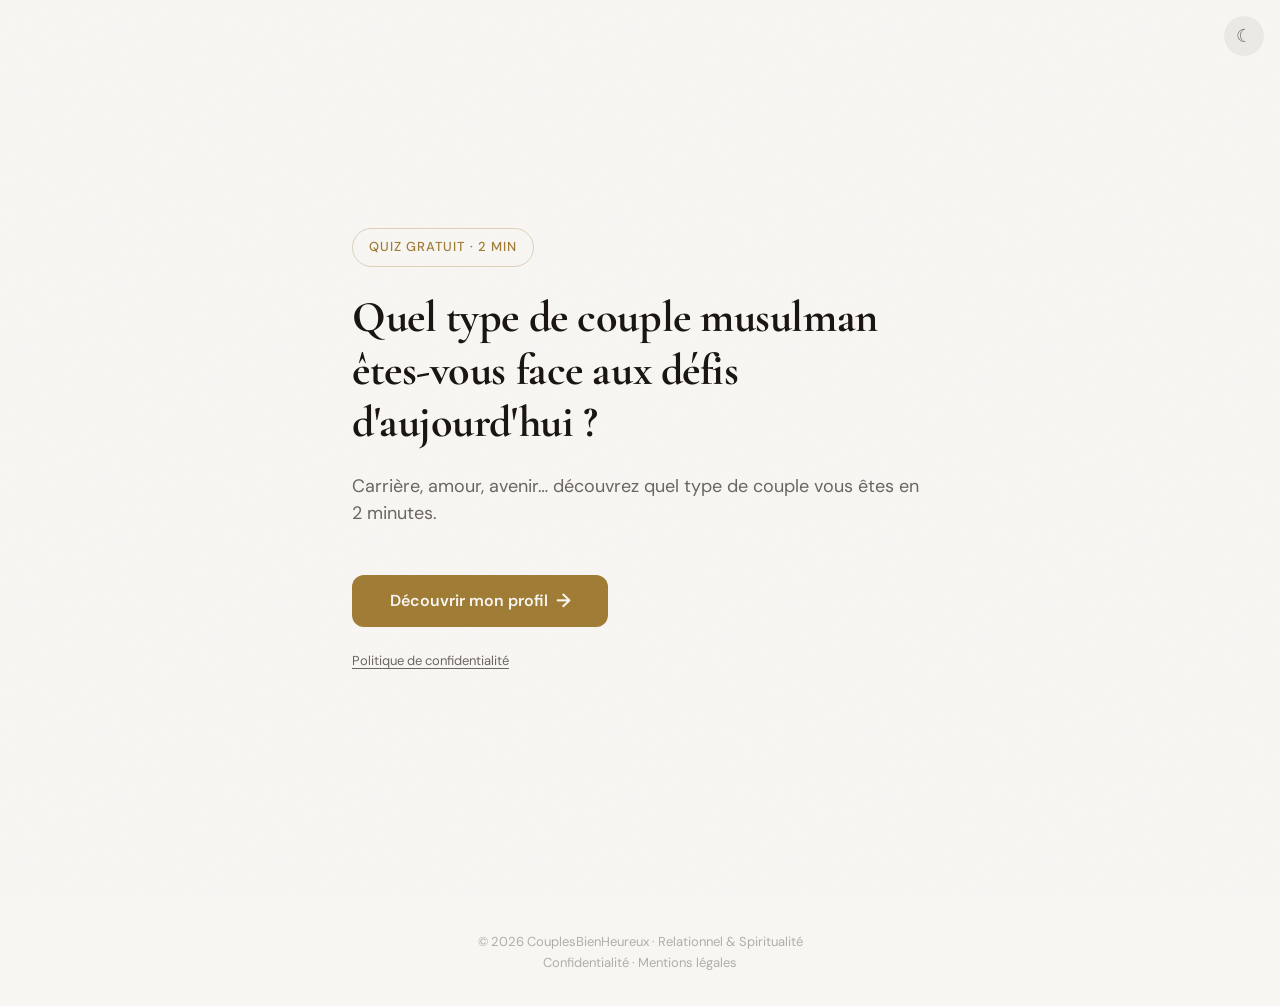
<file: index.html>
<!DOCTYPE html>
<html lang="fr">
<head>
  <meta charset="UTF-8">
  <meta name="viewport" content="width=device-width, initial-scale=1.0">
  <title>Quel type de couple musulman êtes-vous ? | CouplesBienHeureux</title>
  <meta name="description" content="Carrière, amour, avenir… découvrez quel type de couple vous êtes en 2 minutes. Quiz gratuit pour couples musulmans.">

  <!-- Open Graph -->
  <meta property="og:title" content="Quel type de couple musulman êtes-vous ?">
  <meta property="og:description" content="Carrière, amour, avenir… découvrez quel type de couple vous êtes en 2 minutes.">
  <meta property="og:type" content="website">
  <meta property="og:locale" content="fr_FR">
  <meta property="og:site_name" content="CouplesBienHeureux">

  <!-- Fonts: critical (cover + quiz) -->
  <link rel="preconnect" href="https://fonts.googleapis.com">
  <link rel="preconnect" href="https://fonts.gstatic.com" crossorigin>
  <link href="https://fonts.googleapis.com/css2?family=Cormorant+Garamond:ital,wght@0,400;0,600;0,700;1,400&family=DM+Sans:wght@400;500;700&display=swap" rel="stylesheet">
  <!-- Fonts: result profiles — deferred via JS in animations.js -->

  <link rel="stylesheet" href="css/style.css">

  <noscript>
    <style>
      .screen { display: block !important; position: relative !important; }
      .screen--cover, .screen--form { display: flex !important; }
      .screen--question, .screen--result { display: none !important; }
      .noscript-banner { display: block !important; }
    </style>
  </noscript>
</head>
<body>

  <!-- Theme Toggle -->
  <button class="theme-toggle" id="theme-toggle" type="button" aria-label="Changer le thème">
    <span class="theme-toggle__sun" aria-hidden="true">&#9788;</span>
    <span class="theme-toggle__moon" aria-hidden="true">&#9790;</span>
  </button>

  <!-- ============================================
       COVER
       ============================================ -->
  <section id="cover" class="screen screen--cover active" aria-label="Page d'accueil du quiz">
    <div class="screen__inner">
      <span class="badge fade-child">Quiz Gratuit · 2 min</span>
      <h1 class="cover__title fade-child">Quel type de couple musulman êtes-vous face aux défis d'aujourd'hui&nbsp;?</h1>
      <p class="cover__subtitle fade-child">Carrière, amour, avenir… découvrez quel type de couple vous êtes en 2&nbsp;minutes.</p>
      <button id="btn-start" class="btn btn--primary fade-child" type="button">
        Découvrir mon profil <span class="btn__arrow" aria-hidden="true">→</span>
      </button>
      <p class="cover__privacy fade-child">
        <a href="privacy.html">Politique de confidentialité</a>
      </p>
    </div>
  </section>

  <!-- ============================================
       QUESTION 1
       ============================================ -->
  <section id="q1" class="screen screen--question" data-question="1" aria-label="Question 1 sur 7">
    <div class="screen__inner">
      <div class="question__nav">
        <button class="btn--back" type="button" data-back="0" aria-label="Retour">
          <span aria-hidden="true">&larr;</span>
        </button>
        <div class="progress" role="progressbar" aria-valuenow="1" aria-valuemin="1" aria-valuemax="7">
          <div class="progress__bar"><div class="progress__fill"></div></div>
          <span class="progress__label">1 / 7</span>
        </div>
      </div>
      <h2 class="question__text fade-child">Dans votre couple, les discussions sur la carrière prennent souvent le dessus sur les moments de couple&nbsp;?</h2>
      <div class="choices fade-child">
        <button class="choice" type="button" data-value="A">
          <span class="choice__letter" aria-hidden="true">A</span>
          <span class="choice__text">Oui, c'est notre réalité quotidienne</span>
        </button>
        <button class="choice" type="button" data-value="B">
          <span class="choice__letter" aria-hidden="true">B</span>
          <span class="choice__text">On essaie d'équilibrer mais c'est dur</span>
        </button>
        <button class="choice" type="button" data-value="C">
          <span class="choice__letter" aria-hidden="true">C</span>
          <span class="choice__text">On en parle mais ça ne nous angoisse pas</span>
        </button>
        <button class="choice" type="button" data-value="D">
          <span class="choice__letter" aria-hidden="true">D</span>
          <span class="choice__text">Non, la famille passe avant tout</span>
        </button>
      </div>
    </div>
  </section>

  <!-- ============================================
       QUESTION 2
       ============================================ -->
  <section id="q2" class="screen screen--question" data-question="2" aria-label="Question 2 sur 7">
    <div class="screen__inner">
      <div class="question__nav">
        <button class="btn--back" type="button" data-back="1" aria-label="Retour à la question précédente">
          <span aria-hidden="true">&larr;</span>
        </button>
        <div class="progress" role="progressbar" aria-valuenow="2" aria-valuemin="1" aria-valuemax="7">
          <div class="progress__bar"><div class="progress__fill"></div></div>
          <span class="progress__label">2 / 7</span>
        </div>
      </div>
      <h2 class="question__text fade-child">Quand vous imaginez votre couple idéal, vous pensez plutôt à…</h2>
      <div class="choices fade-child">
        <button class="choice" type="button" data-value="A">
          <span class="choice__letter" aria-hidden="true">A</span>
          <span class="choice__text">Une équipe de co-fondateurs qui avancent ensemble</span>
        </button>
        <button class="choice" type="button" data-value="B">
          <span class="choice__letter" aria-hidden="true">B</span>
          <span class="choice__text">Une histoire d'amour digne d'une série</span>
        </button>
        <button class="choice" type="button" data-value="C">
          <span class="choice__letter" aria-hidden="true">C</span>
          <span class="choice__text">Un foyer stable et serein</span>
        </button>
        <button class="choice" type="button" data-value="D">
          <span class="choice__letter" aria-hidden="true">D</span>
          <span class="choice__text">Une famille enracinée dans la foi</span>
        </button>
      </div>
    </div>
  </section>

  <!-- ============================================
       QUESTION 3
       ============================================ -->
  <section id="q3" class="screen screen--question" data-question="3" aria-label="Question 3 sur 7">
    <div class="screen__inner">
      <div class="question__nav">
        <button class="btn--back" type="button" data-back="2" aria-label="Retour à la question précédente">
          <span aria-hidden="true">&larr;</span>
        </button>
        <div class="progress" role="progressbar" aria-valuenow="3" aria-valuemin="1" aria-valuemax="7">
          <div class="progress__bar"><div class="progress__fill"></div></div>
          <span class="progress__label">3 / 7</span>
        </div>
      </div>
      <h2 class="question__text fade-child">La question des enfants dans votre couple c'est…</h2>
      <div class="choices fade-child">
        <button class="choice" type="button" data-value="A">
          <span class="choice__letter" aria-hidden="true">A</span>
          <span class="choice__text">On verra quand les carrières seront stabilisées</span>
        </button>
        <button class="choice" type="button" data-value="B">
          <span class="choice__letter" aria-hidden="true">B</span>
          <span class="choice__text">On en veut mais on a peur de perdre notre complicité</span>
        </button>
        <button class="choice" type="button" data-value="C">
          <span class="choice__letter" aria-hidden="true">C</span>
          <span class="choice__text">On hésite à cause de l'incertitude économique</span>
        </button>
        <button class="choice" type="button" data-value="D">
          <span class="choice__letter" aria-hidden="true">D</span>
          <span class="choice__text">C'est une priorité, c'est pour ça qu'on se marie</span>
        </button>
      </div>
    </div>
  </section>

  <!-- ============================================
       QUESTION 4
       ============================================ -->
  <section id="q4" class="screen screen--question" data-question="4" aria-label="Question 4 sur 7">
    <div class="screen__inner">
      <div class="question__nav">
        <button class="btn--back" type="button" data-back="3" aria-label="Retour à la question précédente">
          <span aria-hidden="true">&larr;</span>
        </button>
        <div class="progress" role="progressbar" aria-valuenow="4" aria-valuemin="1" aria-valuemax="7">
          <div class="progress__bar"><div class="progress__fill"></div></div>
          <span class="progress__label">4 / 7</span>
        </div>
      </div>
      <h2 class="question__text fade-child">Face à un désaccord dans le couple, vous avez tendance à…</h2>
      <div class="choices fade-child">
        <button class="choice" type="button" data-value="A">
          <span class="choice__letter" aria-hidden="true">A</span>
          <span class="choice__text">Débattre logiquement jusqu'à trouver une solution</span>
        </button>
        <button class="choice" type="button" data-value="B">
          <span class="choice__letter" aria-hidden="true">B</span>
          <span class="choice__text">Chercher la réconciliation émotionnelle avant tout</span>
        </button>
        <button class="choice" type="button" data-value="C">
          <span class="choice__letter" aria-hidden="true">C</span>
          <span class="choice__text">Éviter le conflit et laisser passer</span>
        </button>
        <button class="choice" type="button" data-value="D">
          <span class="choice__letter" aria-hidden="true">D</span>
          <span class="choice__text">Revenir aux principes islamiques pour trancher</span>
        </button>
      </div>
    </div>
  </section>

  <!-- ============================================
       QUESTION 5
       ============================================ -->
  <section id="q5" class="screen screen--question" data-question="5" aria-label="Question 5 sur 7">
    <div class="screen__inner">
      <div class="question__nav">
        <button class="btn--back" type="button" data-back="4" aria-label="Retour à la question précédente">
          <span aria-hidden="true">&larr;</span>
        </button>
        <div class="progress" role="progressbar" aria-valuenow="5" aria-valuemin="1" aria-valuemax="7">
          <div class="progress__bar"><div class="progress__fill"></div></div>
          <span class="progress__label">5 / 7</span>
        </div>
      </div>
      <h2 class="question__text fade-child">L'avenir économique vous inquiète…</h2>
      <div class="choices fade-child">
        <button class="choice" type="button" data-value="A">
          <span class="choice__letter" aria-hidden="true">A</span>
          <span class="choice__text">Un peu, mais on a nos plans de carrière</span>
        </button>
        <button class="choice" type="button" data-value="B">
          <span class="choice__letter" aria-hidden="true">B</span>
          <span class="choice__text">Oui, ça freine nos projets romantiques</span>
        </button>
        <button class="choice" type="button" data-value="C">
          <span class="choice__letter" aria-hidden="true">C</span>
          <span class="choice__text">Beaucoup, c'est notre frein numéro 1</span>
        </button>
        <button class="choice" type="button" data-value="D">
          <span class="choice__letter" aria-hidden="true">D</span>
          <span class="choice__text">On fait confiance à Allah et on avance</span>
        </button>
      </div>
    </div>
  </section>

  <!-- ============================================
       QUESTION 6
       ============================================ -->
  <section id="q6" class="screen screen--question" data-question="6" aria-label="Question 6 sur 7">
    <div class="screen__inner">
      <div class="question__nav">
        <button class="btn--back" type="button" data-back="5" aria-label="Retour à la question précédente">
          <span aria-hidden="true">&larr;</span>
        </button>
        <div class="progress" role="progressbar" aria-valuenow="6" aria-valuemin="1" aria-valuemax="7">
          <div class="progress__bar"><div class="progress__fill"></div></div>
          <span class="progress__label">6 / 7</span>
        </div>
      </div>
      <h2 class="question__text fade-child">Ce qui manque le plus dans votre couple en ce moment…</h2>
      <div class="choices fade-child">
        <button class="choice" type="button" data-value="A">
          <span class="choice__letter" aria-hidden="true">A</span>
          <span class="choice__text">Du temps de qualité ensemble malgré les agendas</span>
        </button>
        <button class="choice" type="button" data-value="B">
          <span class="choice__letter" aria-hidden="true">B</span>
          <span class="choice__text">Plus de romantisme et de spontanéité</span>
        </button>
        <button class="choice" type="button" data-value="C">
          <span class="choice__letter" aria-hidden="true">C</span>
          <span class="choice__text">Plus de sécurité financière pour avancer</span>
        </button>
        <button class="choice" type="button" data-value="D">
          <span class="choice__letter" aria-hidden="true">D</span>
          <span class="choice__text">Un ancrage spirituel plus fort ensemble</span>
        </button>
      </div>
    </div>
  </section>

  <!-- ============================================
       QUESTION 7
       ============================================ -->
  <section id="q7" class="screen screen--question" data-question="7" aria-label="Question 7 sur 7">
    <div class="screen__inner">
      <div class="question__nav">
        <button class="btn--back" type="button" data-back="6" aria-label="Retour à la question précédente">
          <span aria-hidden="true">&larr;</span>
        </button>
        <div class="progress" role="progressbar" aria-valuenow="7" aria-valuemin="1" aria-valuemax="7">
          <div class="progress__bar"><div class="progress__fill"></div></div>
          <span class="progress__label">7 / 7</span>
        </div>
      </div>
      <h2 class="question__text fade-child">Si vous pouviez changer une seule chose dans votre couple…</h2>
      <div class="choices fade-child">
        <button class="choice" type="button" data-value="A">
          <span class="choice__letter" aria-hidden="true">A</span>
          <span class="choice__text">Mieux aligner nos ambitions professionnelles</span>
        </button>
        <button class="choice" type="button" data-value="B">
          <span class="choice__letter" aria-hidden="true">B</span>
          <span class="choice__text">Raviver la flamme du début</span>
        </button>
        <button class="choice" type="button" data-value="C">
          <span class="choice__letter" aria-hidden="true">C</span>
          <span class="choice__text">Avoir un plan financier solide</span>
        </button>
        <button class="choice" type="button" data-value="D">
          <span class="choice__letter" aria-hidden="true">D</span>
          <span class="choice__text">Prier et grandir ensemble spirituellement</span>
        </button>
      </div>
    </div>
  </section>

  <!-- ============================================
       EMAIL CAPTURE FORM
       ============================================ -->
  <section id="form-screen" class="screen screen--form" aria-label="Inscription newsletter">
    <div class="screen__inner">
      <button class="btn--back fade-child" type="button" data-back="7" aria-label="Retour à la dernière question">
        <span aria-hidden="true">&larr;</span> Retour
      </button>

      <!-- Profile preview — populated by JS -->
      <div class="form__preview fade-child" id="form-preview">
        <span class="form__preview-badge">Votre profil</span>
        <p class="form__preview-name" id="form-preview-name"></p>
      </div>

      <p class="form__subtitle fade-child">Recevez votre analyse complète — forces, défis et conseil deen personnalisé — directement dans votre boîte mail.</p>

      <form id="subscribe-form" class="form fade-child" action="/api/subscribe" method="POST" novalidate>
        <!-- Honeypot — invisible to humans -->
        <div class="form__honeypot" aria-hidden="true">
          <label for="website">Ne pas remplir</label>
          <input type="text" id="website" name="website" tabindex="-1" autocomplete="off">
        </div>

        <div class="form__field">
          <label for="prenom" class="form__label">Prénom <span class="form__optional">(optionnel)</span></label>
          <input type="text" id="prenom" name="prenom" class="form__input" autocomplete="given-name" maxlength="50" placeholder="Votre prénom">
        </div>

        <div class="form__field">
          <label for="email" class="form__label">Email <span class="form__required">*</span></label>
          <input type="email" id="email" name="email" class="form__input" inputmode="email" autocomplete="email" required maxlength="254" placeholder="votre@email.com">
          <span class="form__error" id="email-error" role="alert" aria-live="polite"></span>
        </div>

        <div class="form__field form__field--checkbox">
          <input type="checkbox" id="rgpd" name="rgpd" class="form__checkbox" required>
          <label for="rgpd" class="form__label form__label--checkbox">
            J'accepte de recevoir des emails de CouplesBienHeureux. Consultez notre <a href="privacy.html" target="_blank" rel="noopener">politique de confidentialité</a>.
          </label>
          <span class="form__error" id="rgpd-error" role="alert" aria-live="polite"></span>
        </div>

        <button type="submit" id="btn-submit" class="btn btn--primary btn--submit" disabled>
          <span class="btn__text">Voir mon profil</span>
          <span class="btn__spinner" aria-hidden="true"></span>
        </button>

        <span class="form__status" id="form-status" role="alert" aria-live="polite"></span>
      </form>

      <button id="btn-skip" class="btn--skip fade-child" type="button">Passer cette étape</button>
    </div>
  </section>

  <!-- ============================================
       RESULT — PROFIL A : Les Ambitieux Connectés
       ============================================ -->
  <section id="result-A" class="screen screen--result" data-profile="A" aria-label="Résultat : Les Ambitieux Connectés">
    <div class="screen__inner">
      <div class="result__illustration fade-child" aria-hidden="true">
        <svg viewBox="0 0 120 120" width="120" height="120" role="img" aria-label="Deux anneaux entrelacés">
          <defs>
            <linearGradient id="grad-a1" x1="0%" y1="0%" x2="100%" y2="100%">
              <stop offset="0%" stop-color="#C9A84C" stop-opacity="0.2"/>
              <stop offset="100%" stop-color="#E8CC82" stop-opacity="0.05"/>
            </linearGradient>
          </defs>
          <circle cx="46" cy="60" r="30" fill="url(#grad-a1)" stroke="#C9A84C" stroke-width="1.5" opacity="0.8"/>
          <circle cx="74" cy="60" r="30" fill="url(#grad-a1)" stroke="#E8CC82" stroke-width="1.5" opacity="0.8"/>
          <path d="M60 34.5 A30 30 0 0 1 60 85.5 A30 30 0 0 1 60 34.5" fill="none" stroke="#C9A84C" stroke-width="2" opacity="0.6"/>
          <circle cx="60" cy="60" r="3" fill="#E8CC82" opacity="0.9"/>
        </svg>
      </div>

      <span class="badge badge--result fade-child">Votre profil</span>
      <h2 class="result__title fade-child">Les Ambitieux Connectés</h2>

      <div class="result__description fade-child">
        <p>Vous construisez un couple entre deux mondes — la carrière d'un côté, le foyer de l'autre. Vous ne voulez pas choisir, et vous avez raison de ne pas choisir.</p>
        <p>Le défi que vous vivez n'est pas un défaut de caractère. C'est la tension réelle de votre génération&nbsp;: comment être à la fois excellent professionnellement et présent dans son couple, sans que l'un détruise l'autre&nbsp;?</p>
        <p>L'islam a une réponse à ça — pas celle des discours généraux sur «&nbsp;la femme au foyer&nbsp;» ou «&nbsp;l'homme pourvoyeur&nbsp;», mais une vision du couple comme unité stratégique où chacun grandit sans écraser l'autre.</p>
      </div>

      <div class="result__verse fade-child">
        <p class="result__verse-text">« Et parmi Ses signes, Il a créé de vous, pour vous, des épouses pour que vous viviez en tranquillité avec elles et Il a mis entre vous de l'affection et de la bonté. »</p>
        <span class="result__verse-source">Sourate Ar-Rum, 30:21</span>
      </div>

      <div class="result__traits fade-child">
        <div class="trait">
          <span class="trait__label">Force</span>
          <span class="trait__value">Votre ambition commune</span>
        </div>
        <div class="trait">
          <span class="trait__label">Défi</span>
          <span class="trait__value">Préserver l'intimité malgré le rythme</span>
        </div>
        <div class="trait">
          <span class="trait__label">Conseil deen</span>
          <span class="trait__value">Le couple est un amana — un dépôt sacré qui mérite autant d'investissement que votre carrière</span>
        </div>
      </div>

      <div class="result__scores fade-child" id="scores-A">
        <!-- Filled dynamically by JS -->
      </div>

      <div class="result__cta fade-child">
        <p class="result__cta-text">La formation vous donne les outils concrets pour aligner vos ambitions sans fragiliser votre lien.</p>
        <a href="#" class="btn btn--primary">Découvrir la formation <span class="btn__arrow" aria-hidden="true">→</span></a>
      </div>

      <div class="result__actions fade-child">
        <button class="btn--share" type="button" data-share-profile>Partager mon résultat</button>
        <button class="btn--retake" type="button">Refaire le quiz</button>
      </div>

      <a href="https://www.tiktok.com/@couplesbienheureux" target="_blank" rel="noopener" class="tiktok-card fade-child">
        <div class="tiktok-card__icon" aria-hidden="true">
          <svg viewBox="0 0 24 24" width="28" height="28" fill="currentColor">
            <path d="M19.59 6.69a4.83 4.83 0 0 1-3.77-4.25V2h-3.45v13.67a2.89 2.89 0 0 1-2.88 2.5 2.89 2.89 0 0 1-2.89-2.89 2.89 2.89 0 0 1 2.89-2.89c.28 0 .54.04.79.1v-3.51a6.37 6.37 0 0 0-.79-.05A6.34 6.34 0 0 0 3.15 15a6.34 6.34 0 0 0 6.34 6.34 6.34 6.34 0 0 0 6.34-6.34V8.52a8.27 8.27 0 0 0 4.76 1.5V6.58a4.84 4.84 0 0 1-1-.11z"/>
          </svg>
        </div>
        <div class="tiktok-card__content">
          <span class="tiktok-card__followers">46 000+ couples nous suivent</span>
          <span class="tiktok-card__handle">@couplesbienheureux</span>
        </div>
        <span class="tiktok-card__arrow" aria-hidden="true">&#8250;</span>
      </a>
    </div>
  </section>

  <!-- ============================================
       RESULT — PROFIL B : Les Romantiques en Quête
       ============================================ -->
  <section id="result-B" class="screen screen--result" data-profile="B" aria-label="Résultat : Les Romantiques en Quête">
    <div class="screen__inner">
      <div class="result__illustration fade-child" aria-hidden="true">
        <svg viewBox="0 0 120 120" width="120" height="120" role="img" aria-label="Croissant de lune et étoiles">
          <defs>
            <linearGradient id="grad-b1" x1="0%" y1="0%" x2="100%" y2="100%">
              <stop offset="0%" stop-color="#C4715A" stop-opacity="0.15"/>
              <stop offset="100%" stop-color="#E8A898" stop-opacity="0.05"/>
            </linearGradient>
          </defs>
          <path d="M70 25 A35 35 0 1 0 70 95 A28 28 0 1 1 70 25Z" fill="url(#grad-b1)" stroke="#C4715A" stroke-width="1.5" opacity="0.8"/>
          <circle cx="85" cy="30" r="2" fill="#E8A898" opacity="0.9"/>
          <circle cx="95" cy="45" r="1.5" fill="#C4715A" opacity="0.7"/>
          <circle cx="100" cy="60" r="2.5" fill="#E8A898" opacity="0.8"/>
          <circle cx="93" cy="75" r="1.8" fill="#C4715A" opacity="0.6"/>
          <circle cx="82" cy="88" r="2" fill="#E8A898" opacity="0.7"/>
        </svg>
      </div>

      <span class="badge badge--result fade-child">Votre profil</span>
      <h2 class="result__title fade-child">Les Romantiques en Quête</h2>

      <div class="result__description fade-child">
        <p>Vous voulez un amour profond, vivant, qui dure. Un couple où on se choisit encore après des années — pas juste deux personnes qui cohabitent poliment.</p>
        <p>Ce désir n'est pas naïf. Il est légitime. Et il est islamique.</p>
        <p>Personne ne vous a donné un modèle réaliste — ni les séries qui montrent une passion irréelle, ni les discours religieux qui réduisent le couple à des droits et des devoirs. Il y a un espace entre les deux, et c'est là que se construit un vrai couple épanouissant.</p>
      </div>

      <div class="result__verse fade-child">
        <p class="result__verse-text">« Le meilleur d'entre vous est celui qui est le meilleur envers son épouse, et je suis le meilleur d'entre vous envers mes épouses. »</p>
        <span class="result__verse-source">Hadith — Tirmidhi 3895</span>
      </div>

      <div class="result__traits fade-child">
        <div class="trait">
          <span class="trait__label">Force</span>
          <span class="trait__value">Votre quête d'authenticité dans le couple</span>
        </div>
        <div class="trait">
          <span class="trait__label">Défi</span>
          <span class="trait__value">Dépasser l'idéalisation pour construire dans le réel</span>
        </div>
        <div class="trait">
          <span class="trait__label">Conseil deen</span>
          <span class="trait__value">Le Prophète ﷺ était le plus romantique des époux — la mawadda (amour tendre) est un don d'Allah à cultiver</span>
        </div>
      </div>

      <div class="result__scores fade-child" id="scores-B">
      </div>

      <div class="result__cta fade-child">
        <p class="result__cta-text">La formation vous montre comment construire cette intimité — avec des bases solides et une vision islamique du couple qui honore vos attentes.</p>
        <a href="#" class="btn btn--primary">Découvrir la formation <span class="btn__arrow" aria-hidden="true">→</span></a>
      </div>

      <div class="result__actions fade-child">
        <button class="btn--share" type="button" data-share-profile>Partager mon résultat</button>
        <button class="btn--retake" type="button">Refaire le quiz</button>
      </div>

      <a href="https://www.tiktok.com/@couplesbienheureux" target="_blank" rel="noopener" class="tiktok-card fade-child">
        <div class="tiktok-card__icon" aria-hidden="true">
          <svg viewBox="0 0 24 24" width="28" height="28" fill="currentColor">
            <path d="M19.59 6.69a4.83 4.83 0 0 1-3.77-4.25V2h-3.45v13.67a2.89 2.89 0 0 1-2.88 2.5 2.89 2.89 0 0 1-2.89-2.89 2.89 2.89 0 0 1 2.89-2.89c.28 0 .54.04.79.1v-3.51a6.37 6.37 0 0 0-.79-.05A6.34 6.34 0 0 0 3.15 15a6.34 6.34 0 0 0 6.34 6.34 6.34 6.34 0 0 0 6.34-6.34V8.52a8.27 8.27 0 0 0 4.76 1.5V6.58a4.84 4.84 0 0 1-1-.11z"/>
          </svg>
        </div>
        <div class="tiktok-card__content">
          <span class="tiktok-card__followers">46 000+ couples nous suivent</span>
          <span class="tiktok-card__handle">@couplesbienheureux</span>
        </div>
        <span class="tiktok-card__arrow" aria-hidden="true">&#8250;</span>
      </a>
    </div>
  </section>

  <!-- ============================================
       RESULT — PROFIL C : Les Prudents qui Avancent
       ============================================ -->
  <section id="result-C" class="screen screen--result" data-profile="C" aria-label="Résultat : Les Prudents qui Avancent">
    <div class="screen__inner">
      <div class="result__illustration fade-child" aria-hidden="true">
        <svg viewBox="0 0 120 120" width="120" height="120" role="img" aria-label="Boussole géométrique">
          <defs>
            <linearGradient id="grad-c1" x1="0%" y1="0%" x2="100%" y2="100%">
              <stop offset="0%" stop-color="#4A86C4" stop-opacity="0.15"/>
              <stop offset="100%" stop-color="#8ABDE8" stop-opacity="0.05"/>
            </linearGradient>
          </defs>
          <circle cx="60" cy="60" r="40" fill="none" stroke="#4A86C4" stroke-width="1" opacity="0.4"/>
          <circle cx="60" cy="60" r="28" fill="url(#grad-c1)" stroke="#8ABDE8" stroke-width="1" opacity="0.6"/>
          <circle cx="60" cy="60" r="15" fill="none" stroke="#4A86C4" stroke-width="0.8" opacity="0.5"/>
          <!-- Cardinal ticks -->
          <line x1="60" y1="18" x2="60" y2="26" stroke="#8ABDE8" stroke-width="2" opacity="0.8"/>
          <line x1="60" y1="94" x2="60" y2="102" stroke="#8ABDE8" stroke-width="2" opacity="0.8"/>
          <line x1="18" y1="60" x2="26" y2="60" stroke="#8ABDE8" stroke-width="2" opacity="0.8"/>
          <line x1="94" y1="60" x2="102" y2="60" stroke="#8ABDE8" stroke-width="2" opacity="0.8"/>
          <!-- Needle -->
          <path d="M60 28 L64 60 L60 68 L56 60 Z" fill="#4A86C4" opacity="0.7"/>
          <path d="M60 28 L56 60 L60 68" fill="#8ABDE8" opacity="0.5"/>
          <circle cx="60" cy="60" r="4" fill="#8ABDE8" opacity="0.9"/>
        </svg>
      </div>

      <span class="badge badge--result fade-child">Votre profil</span>
      <h2 class="result__title fade-child">Les Prudents qui Avancent</h2>

      <div class="result__description fade-child">
        <p>L'avenir vous inquiète — et ce n'est pas un manque de foi, c'est de la lucidité. Loyer, emploi, enfants, stabilité… vous voulez vous engager mais vous avancez avec précaution.</p>
        <p>Ce profil est peut-être le plus honnête de tous. Vous refusez de construire sur du sable, et ça se respecte.</p>
        <p>La prudence peut devenir une prison si elle n'est pas orientée. L'islam ne vous demande pas de tout risquer à l'aveugle — il vous donne un cadre pour avancer avec confiance malgré l'incertitude.</p>
      </div>

      <div class="result__verse fade-child">
        <p class="result__verse-text">« Attache ta chamelle, puis place ta confiance en Allah. »</p>
        <span class="result__verse-source">Hadith — Tirmidhi 2517</span>
      </div>

      <div class="result__traits fade-child">
        <div class="trait">
          <span class="trait__label">Force</span>
          <span class="trait__value">Votre lucidité et votre sens des responsabilités</span>
        </div>
        <div class="trait">
          <span class="trait__label">Défi</span>
          <span class="trait__value">Ne pas laisser la prudence devenir de l'immobilisme</span>
        </div>
        <div class="trait">
          <span class="trait__label">Conseil deen</span>
          <span class="trait__value">Le tawakkul n'est pas l'absence de plan — c'est avancer avec un plan ET la confiance en Allah</span>
        </div>
      </div>

      <div class="result__scores fade-child" id="scores-C">
      </div>

      <div class="result__cta fade-child">
        <p class="result__cta-text">La formation vous donne ce cadre — pour avancer, ensemble, sans attendre que tout soit parfait.</p>
        <a href="#" class="btn btn--primary">Découvrir la formation <span class="btn__arrow" aria-hidden="true">→</span></a>
      </div>

      <div class="result__actions fade-child">
        <button class="btn--share" type="button" data-share-profile>Partager mon résultat</button>
        <button class="btn--retake" type="button">Refaire le quiz</button>
      </div>

      <a href="https://www.tiktok.com/@couplesbienheureux" target="_blank" rel="noopener" class="tiktok-card fade-child">
        <div class="tiktok-card__icon" aria-hidden="true">
          <svg viewBox="0 0 24 24" width="28" height="28" fill="currentColor">
            <path d="M19.59 6.69a4.83 4.83 0 0 1-3.77-4.25V2h-3.45v13.67a2.89 2.89 0 0 1-2.88 2.5 2.89 2.89 0 0 1-2.89-2.89 2.89 2.89 0 0 1 2.89-2.89c.28 0 .54.04.79.1v-3.51a6.37 6.37 0 0 0-.79-.05A6.34 6.34 0 0 0 3.15 15a6.34 6.34 0 0 0 6.34 6.34 6.34 6.34 0 0 0 6.34-6.34V8.52a8.27 8.27 0 0 0 4.76 1.5V6.58a4.84 4.84 0 0 1-1-.11z"/>
          </svg>
        </div>
        <div class="tiktok-card__content">
          <span class="tiktok-card__followers">46 000+ couples nous suivent</span>
          <span class="tiktok-card__handle">@couplesbienheureux</span>
        </div>
        <span class="tiktok-card__arrow" aria-hidden="true">&#8250;</span>
      </a>
    </div>
  </section>

  <!-- ============================================
       RESULT — PROFIL D : Les Bâtisseurs Enracinés
       ============================================ -->
  <section id="result-D" class="screen screen--result" data-profile="D" aria-label="Résultat : Les Bâtisseurs Enracinés">
    <div class="screen__inner">
      <div class="result__illustration fade-child" aria-hidden="true">
        <svg viewBox="0 0 120 120" width="120" height="120" role="img" aria-label="Étoile islamique à 8 branches">
          <defs>
            <linearGradient id="grad-d1" x1="0%" y1="0%" x2="100%" y2="100%">
              <stop offset="0%" stop-color="#5A9B6E" stop-opacity="0.15"/>
              <stop offset="100%" stop-color="#8DC8A0" stop-opacity="0.05"/>
            </linearGradient>
          </defs>
          <!-- Two overlapping rotated squares forming 8-pointed star -->
          <rect x="33" y="33" width="54" height="54" fill="url(#grad-d1)" stroke="#5A9B6E" stroke-width="1.2" opacity="0.7"/>
          <rect x="33" y="33" width="54" height="54" fill="url(#grad-d1)" stroke="#8DC8A0" stroke-width="1.2" opacity="0.7" transform="rotate(45 60 60)"/>
          <!-- Inner circle -->
          <circle cx="60" cy="60" r="16" fill="none" stroke="#5A9B6E" stroke-width="1" opacity="0.5"/>
          <!-- Center dot -->
          <circle cx="60" cy="60" r="3.5" fill="#8DC8A0" opacity="0.8"/>
          <!-- Outer frame -->
          <circle cx="60" cy="60" r="48" fill="none" stroke="#5A9B6E" stroke-width="0.6" opacity="0.3"/>
        </svg>
      </div>

      <span class="badge badge--result fade-child">Votre profil</span>
      <h2 class="result__title fade-child">Les Bâtisseurs Enracinés</h2>

      <div class="result__description fade-child">
        <p>Pour vous, le couple n'est pas une fin en soi — c'est une ibadah, un acte d'adoration. Vous voulez bâtir quelque chose qui dure au-delà de vous, une famille enracinée dans la foi.</p>
        <p>Vous vivez pourtant dans un monde qui tire dans l'autre sens — individualisme, matérialisme, couples fragilisés de toutes parts.</p>
        <p>Vous n'avez pas besoin d'être convaincu de l'importance du mariage en islam. Vous avez besoin d'outils concrets pour construire ce couple dans le monde réel d'aujourd'hui.</p>
      </div>

      <div class="result__verse fade-child">
        <p class="result__verse-text">« Lorsqu'un serviteur se marie, il a complété la moitié de sa religion. Qu'il craigne Allah pour l'autre moitié. »</p>
        <span class="result__verse-source">Hadith — Bayhaqi</span>
      </div>

      <div class="result__traits fade-child">
        <div class="trait">
          <span class="trait__label">Force</span>
          <span class="trait__value">Votre ancrage spirituel et votre vision long terme</span>
        </div>
        <div class="trait">
          <span class="trait__label">Défi</span>
          <span class="trait__value">Naviguer un monde qui ne partage pas vos valeurs</span>
        </div>
        <div class="trait">
          <span class="trait__label">Conseil deen</span>
          <span class="trait__value">Le mariage est la moitié du deen — mais il se construit avec science, patience et ihsan au quotidien</span>
        </div>
      </div>

      <div class="result__scores fade-child" id="scores-D">
      </div>

      <div class="result__cta fade-child">
        <p class="result__cta-text">La formation — des outils ancrés dans le Quran et la Sunnah, appliqués à votre réalité d'aujourd'hui.</p>
        <a href="#" class="btn btn--primary">Découvrir la formation <span class="btn__arrow" aria-hidden="true">→</span></a>
      </div>

      <div class="result__actions fade-child">
        <button class="btn--share" type="button" data-share-profile>Partager mon résultat</button>
        <button class="btn--retake" type="button">Refaire le quiz</button>
      </div>

      <a href="https://www.tiktok.com/@couplesbienheureux" target="_blank" rel="noopener" class="tiktok-card fade-child">
        <div class="tiktok-card__icon" aria-hidden="true">
          <svg viewBox="0 0 24 24" width="28" height="28" fill="currentColor">
            <path d="M19.59 6.69a4.83 4.83 0 0 1-3.77-4.25V2h-3.45v13.67a2.89 2.89 0 0 1-2.88 2.5 2.89 2.89 0 0 1-2.89-2.89 2.89 2.89 0 0 1 2.89-2.89c.28 0 .54.04.79.1v-3.51a6.37 6.37 0 0 0-.79-.05A6.34 6.34 0 0 0 3.15 15a6.34 6.34 0 0 0 6.34 6.34 6.34 6.34 0 0 0 6.34-6.34V8.52a8.27 8.27 0 0 0 4.76 1.5V6.58a4.84 4.84 0 0 1-1-.11z"/>
          </svg>
        </div>
        <div class="tiktok-card__content">
          <span class="tiktok-card__followers">46 000+ couples nous suivent</span>
          <span class="tiktok-card__handle">@couplesbienheureux</span>
        </div>
        <span class="tiktok-card__arrow" aria-hidden="true">&#8250;</span>
      </a>
    </div>
  </section>

  <!-- ============================================
       NOSCRIPT BANNER
       ============================================ -->
  <div class="noscript-banner" style="display:none;" role="alert">
    <p>Ce quiz nécessite JavaScript pour fonctionner. Veuillez activer JavaScript dans votre navigateur.</p>
  </div>

  <!-- ============================================
       FOOTER
       ============================================ -->
  <footer class="footer">
    <p>&copy; 2026 CouplesBienHeureux &middot; Relationnel &amp; Spiritualité</p>
    <p><a href="privacy.html">Confidentialité</a> &middot; <a href="mentions-legales.html">Mentions légales</a></p>
  </footer>

  <script src="js/animations.js"></script>
  <script src="js/form.js"></script>
  <script src="js/quiz.js"></script>
</body>
</html>
</file>
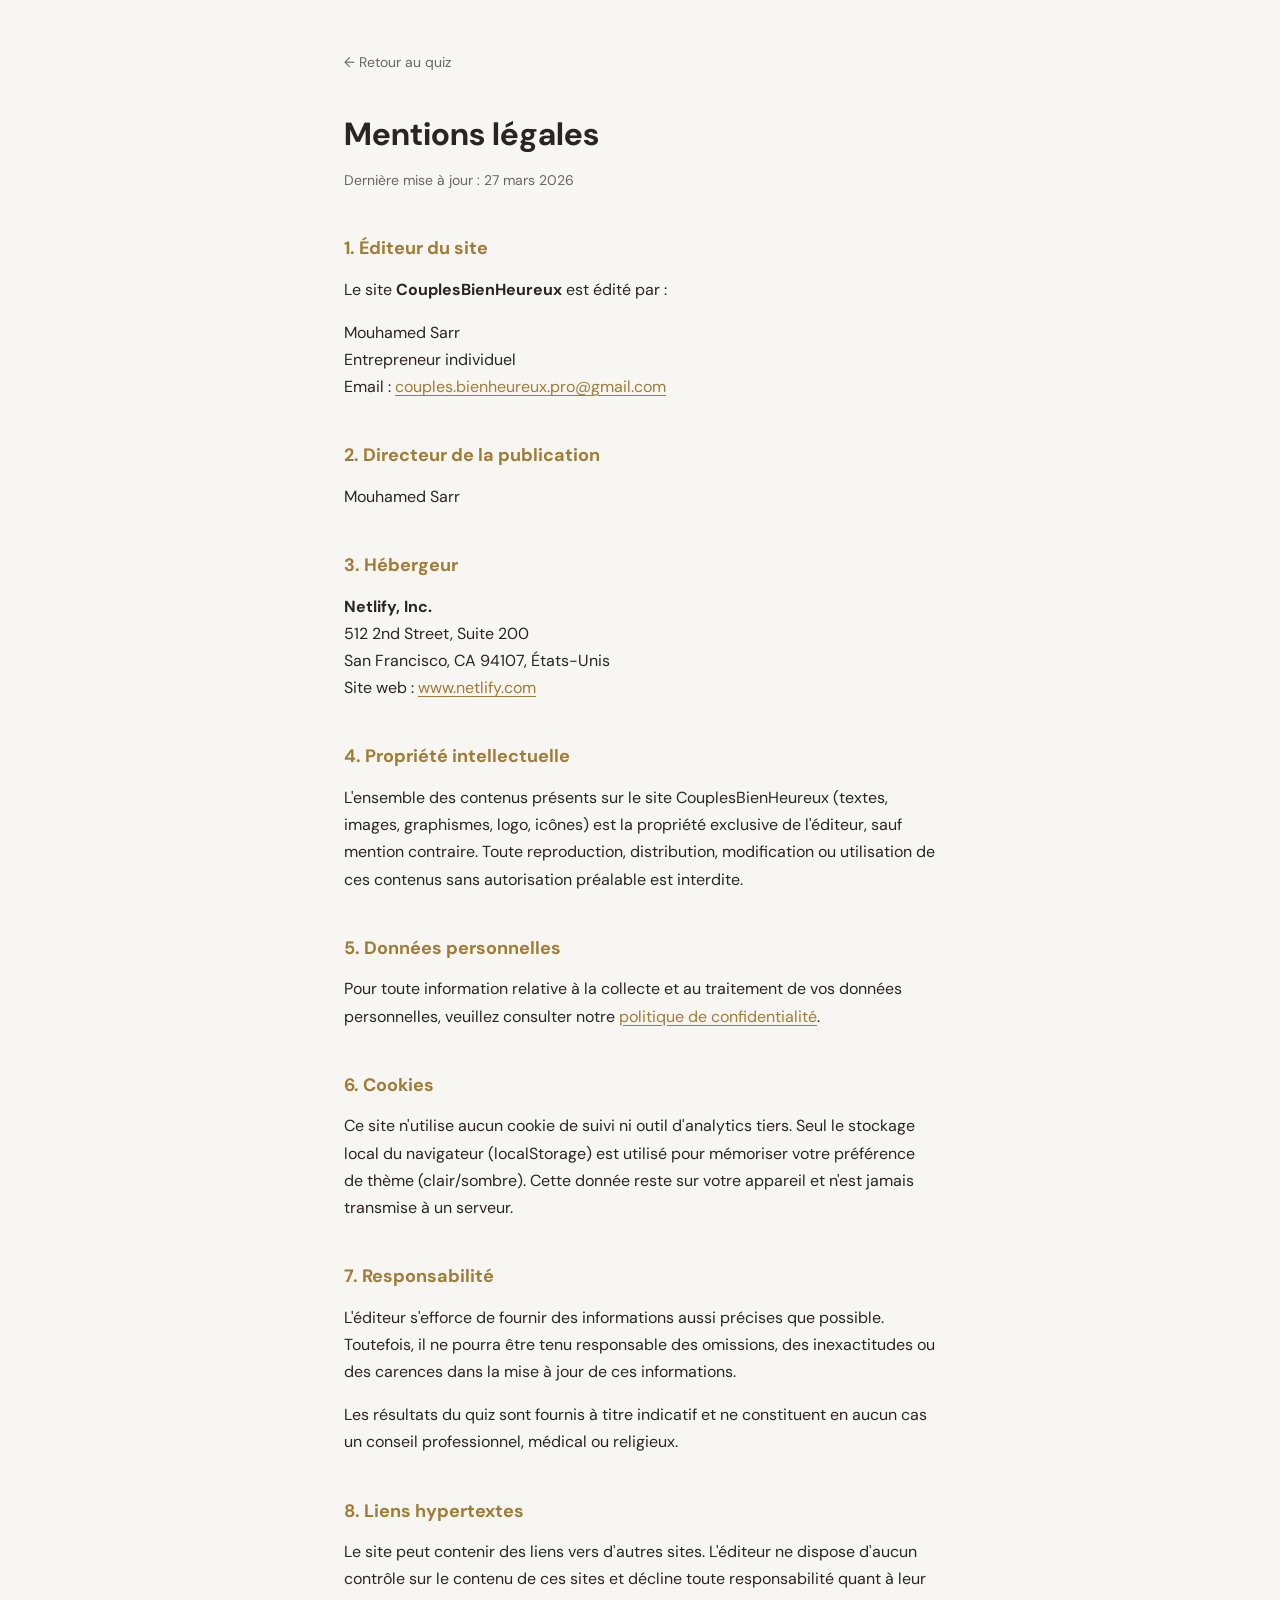
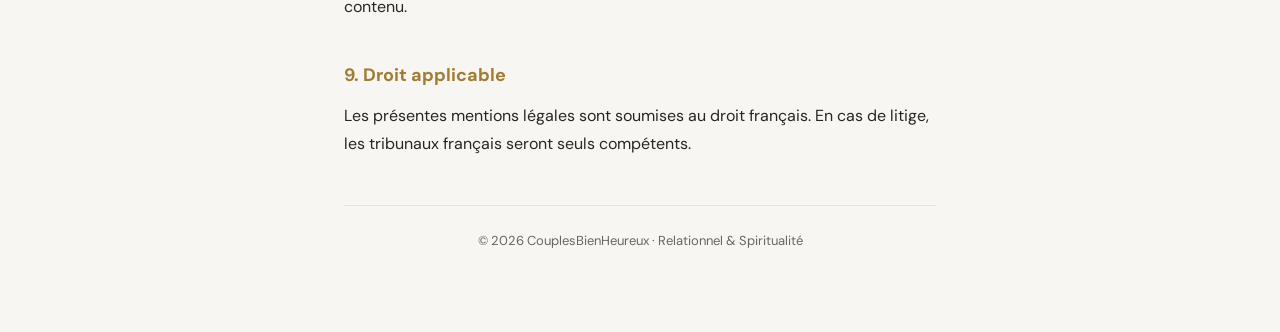
<file: mentions-legales.html>
<!DOCTYPE html>
<html lang="fr">
<head>
  <meta charset="UTF-8">
  <meta name="viewport" content="width=device-width, initial-scale=1.0">
  <title>Mentions légales | CouplesBienHeureux</title>
  <meta name="description" content="Mentions légales du site CouplesBienHeureux.">
  <link rel="preconnect" href="https://fonts.googleapis.com">
  <link rel="preconnect" href="https://fonts.gstatic.com" crossorigin>
  <link href="https://fonts.googleapis.com/css2?family=DM+Sans:wght@400;500;700&display=swap" rel="stylesheet">
  <style>
    *, *::before, *::after { box-sizing: border-box; margin: 0; padding: 0; }

    :root {
      --bg: #0C0C14;
      --surface: #15151F;
      --text: #E8E4DD;
      --text-muted: #9A978F;
      --accent: #C9A84C;
    }

    @media (prefers-color-scheme: light) {
      :root:not([data-theme="dark"]) {
        --bg: #F8F6F3;
        --surface: #EFECEA;
        --text: #2A2520;
        --text-muted: #6B6560;
        --accent: #A07C35;
      }
    }

    [data-theme="light"] {
      --bg: #F8F6F3;
      --surface: #EFECEA;
      --text: #2A2520;
      --text-muted: #6B6560;
      --accent: #A07C35;
    }

    @media (prefers-color-scheme: light) {
      :root:not([data-theme="dark"]) .footer-legal {
        border-top-color: rgba(0, 0, 0, 0.08);
      }
    }
    [data-theme="light"] .footer-legal {
      border-top-color: rgba(0, 0, 0, 0.08);
    }

    body {
      font-family: 'DM Sans', system-ui, sans-serif;
      background: var(--bg);
      color: var(--text);
      line-height: 1.7;
      -webkit-font-smoothing: antialiased;
      -moz-osx-font-smoothing: grayscale;
    }

    .container {
      max-width: 40rem;
      margin: 0 auto;
      padding: 3rem 1.5rem 4rem;
    }

    a {
      color: var(--accent);
      text-decoration: underline;
      text-underline-offset: 3px;
    }

    a:hover { text-decoration-color: transparent; }

    .back-link {
      display: inline-block;
      margin-bottom: 2rem;
      font-size: 0.875rem;
      color: var(--text-muted);
      text-decoration: none;
    }

    .back-link:hover { color: var(--text); }

    h1 {
      font-size: clamp(1.5rem, 4vw, 2rem);
      font-weight: 700;
      margin-bottom: 0.5rem;
      color: var(--text);
    }

    .last-updated {
      font-size: 0.875rem;
      color: var(--text-muted);
      margin-bottom: 2.5rem;
    }

    h2 {
      font-size: 1.125rem;
      font-weight: 700;
      margin-top: 2.5rem;
      margin-bottom: 0.75rem;
      color: var(--accent);
    }

    p, ul { margin-bottom: 1rem; }

    ul { padding-left: 1.25rem; }

    li { margin-bottom: 0.5rem; }

    .footer-legal {
      margin-top: 3rem;
      padding-top: 1.5rem;
      border-top: 1px solid rgba(255, 255, 255, 0.08);
      font-size: 0.8125rem;
      color: var(--text-muted);
      text-align: center;
    }
  </style>
</head>
<body>
  <main class="container">
    <a href="index.html" class="back-link">&larr; Retour au quiz</a>

    <h1>Mentions légales</h1>
    <p class="last-updated">Dernière mise à jour : 27 mars 2026</p>

    <h2>1. Éditeur du site</h2>
    <p>Le site <strong>CouplesBienHeureux</strong> est édité par :</p>
    <p>
      Mouhamed Sarr<br>
      Entrepreneur individuel<br>
      Email : <a href="mailto:couples.bienheureux.pro@gmail.com">couples.bienheureux.pro@gmail.com</a>
    </p>

    <h2>2. Directeur de la publication</h2>
    <p>Mouhamed Sarr</p>

    <h2>3. Hébergeur</h2>
    <p>
      <strong>Netlify, Inc.</strong><br>
      512 2nd Street, Suite 200<br>
      San Francisco, CA 94107, États-Unis<br>
      Site web : <a href="https://www.netlify.com" target="_blank" rel="noopener">www.netlify.com</a>
    </p>

    <h2>4. Propriété intellectuelle</h2>
    <p>L'ensemble des contenus présents sur le site CouplesBienHeureux (textes, images, graphismes, logo, icônes) est la propriété exclusive de l'éditeur, sauf mention contraire. Toute reproduction, distribution, modification ou utilisation de ces contenus sans autorisation préalable est interdite.</p>

    <h2>5. Données personnelles</h2>
    <p>Pour toute information relative à la collecte et au traitement de vos données personnelles, veuillez consulter notre <a href="privacy.html">politique de confidentialité</a>.</p>

    <h2>6. Cookies</h2>
    <p>Ce site n'utilise aucun cookie de suivi ni outil d'analytics tiers. Seul le stockage local du navigateur (localStorage) est utilisé pour mémoriser votre préférence de thème (clair/sombre). Cette donnée reste sur votre appareil et n'est jamais transmise à un serveur.</p>

    <h2>7. Responsabilité</h2>
    <p>L'éditeur s'efforce de fournir des informations aussi précises que possible. Toutefois, il ne pourra être tenu responsable des omissions, des inexactitudes ou des carences dans la mise à jour de ces informations.</p>
    <p>Les résultats du quiz sont fournis à titre indicatif et ne constituent en aucun cas un conseil professionnel, médical ou religieux.</p>

    <h2>8. Liens hypertextes</h2>
    <p>Le site peut contenir des liens vers d'autres sites. L'éditeur ne dispose d'aucun contrôle sur le contenu de ces sites et décline toute responsabilité quant à leur contenu.</p>

    <h2>9. Droit applicable</h2>
    <p>Les présentes mentions légales sont soumises au droit français. En cas de litige, les tribunaux français seront seuls compétents.</p>

    <footer class="footer-legal">
      <p>&copy; 2026 CouplesBienHeureux &middot; Relationnel &amp; Spiritualité</p>
    </footer>
  </main>
  <script>
    (function(){try{var t=localStorage.getItem('cbh-theme');if(t==='light'||t==='dark')document.documentElement.setAttribute('data-theme',t);}catch(e){}})();
  </script>
</body>
</html>
</file>
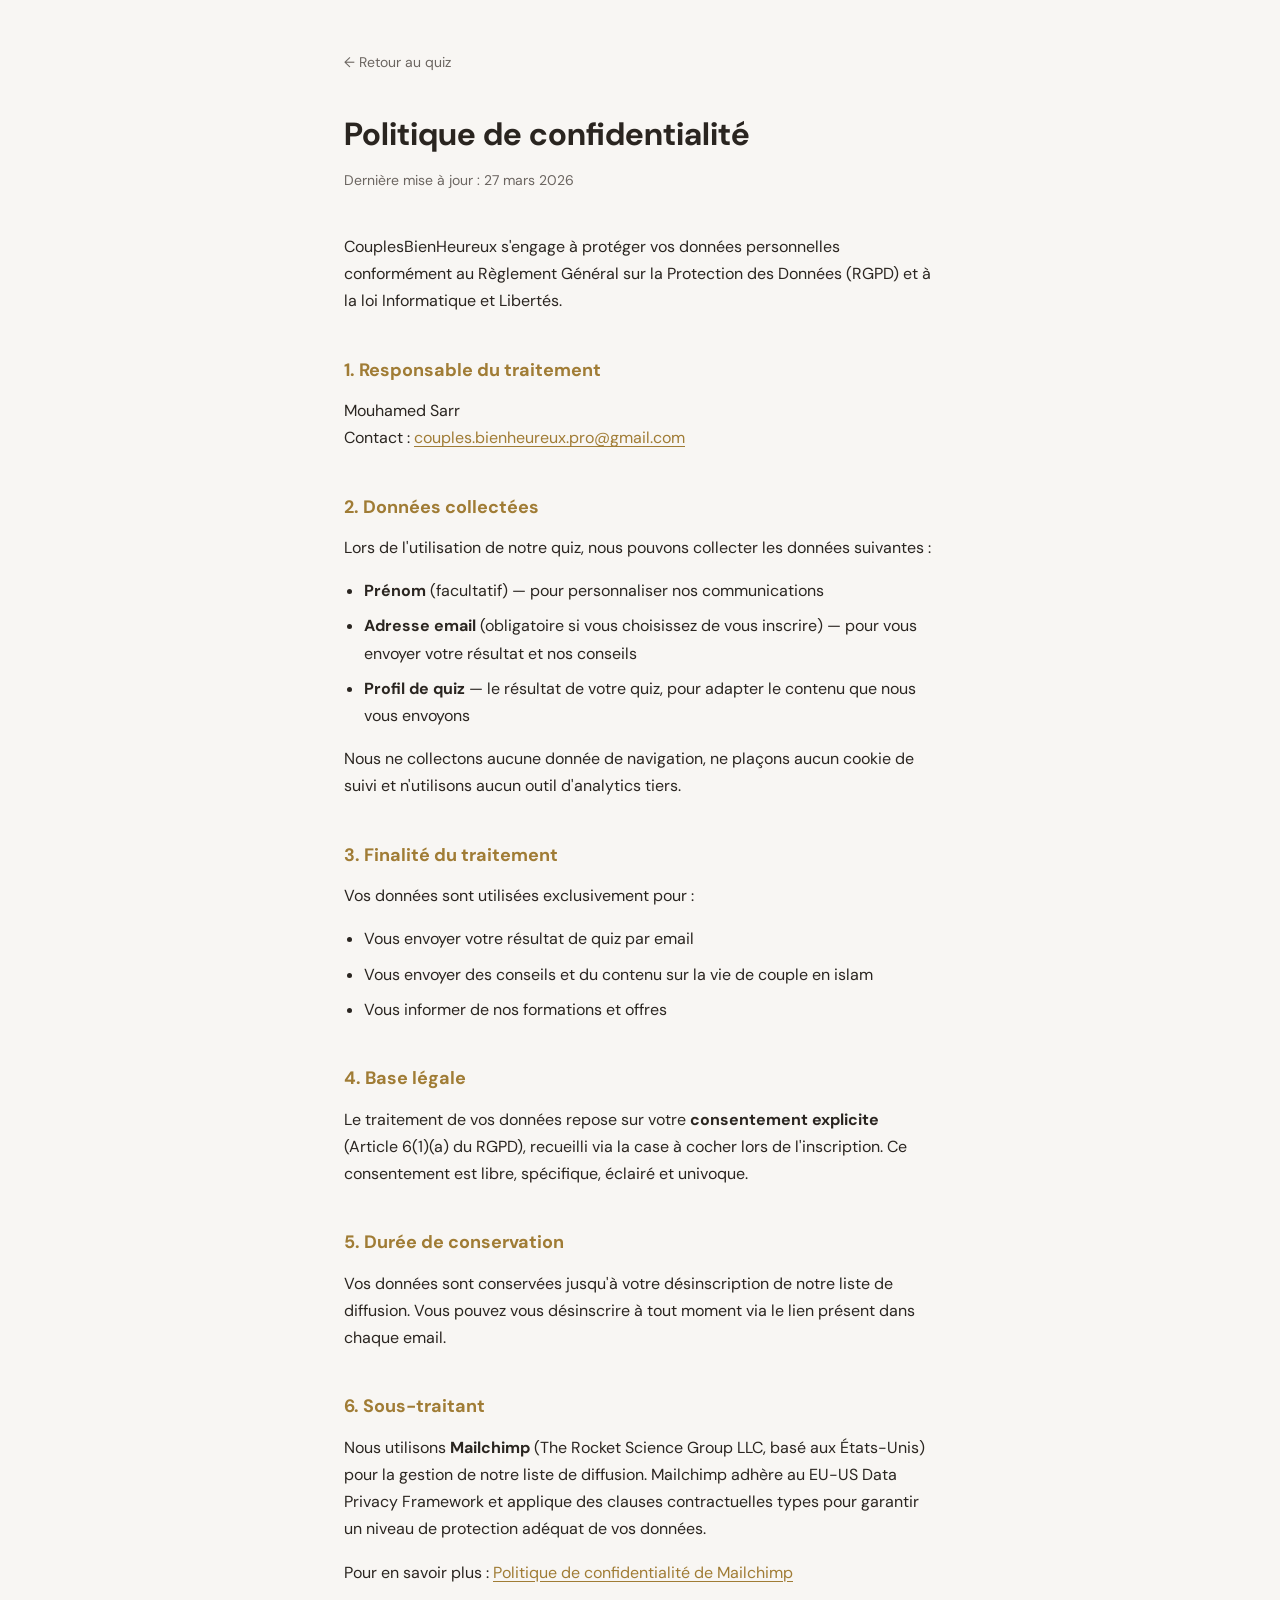
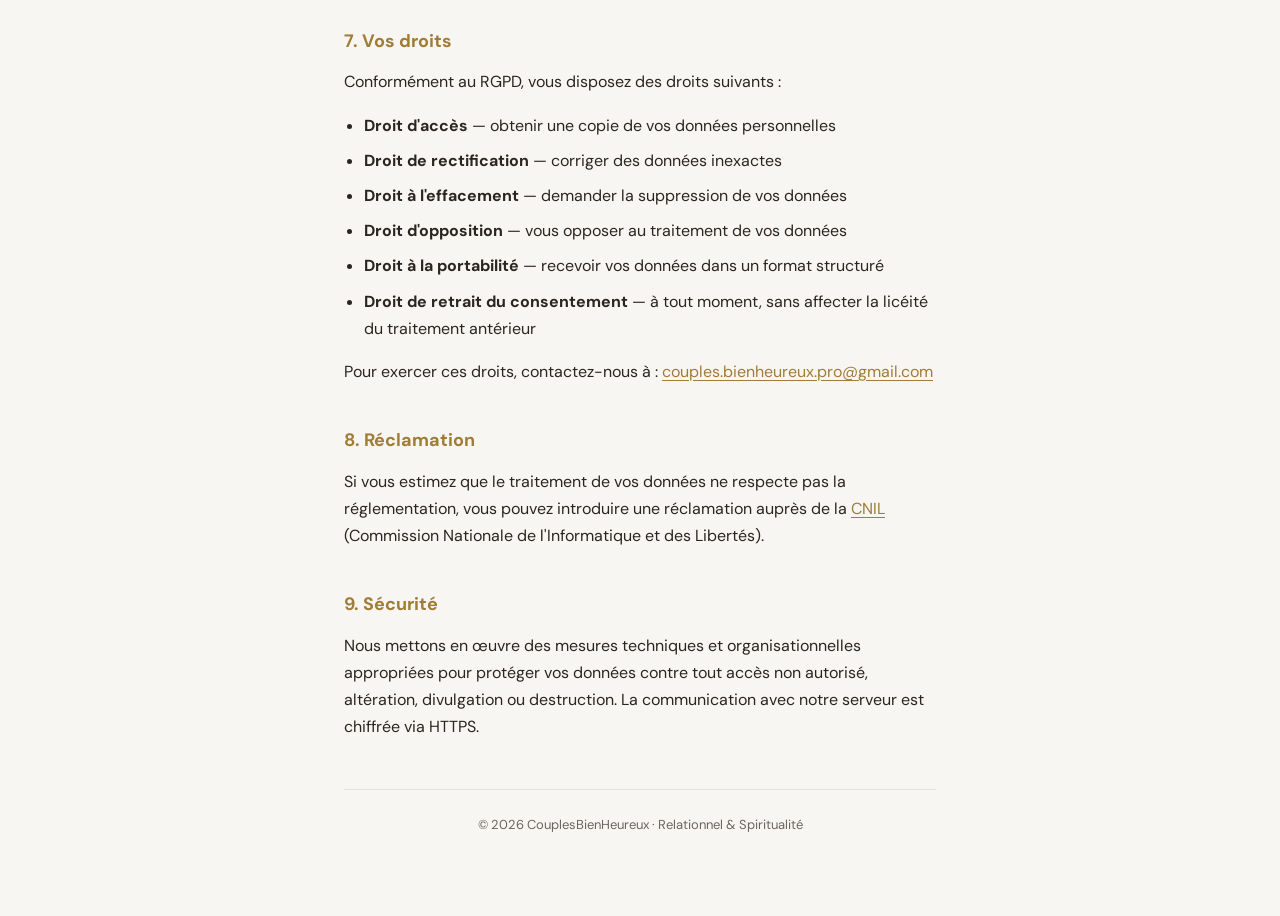
<file: privacy.html>
<!DOCTYPE html>
<html lang="fr">
<head>
  <meta charset="UTF-8">
  <meta name="viewport" content="width=device-width, initial-scale=1.0">
  <title>Politique de confidentialité | CouplesBienHeureux</title>
  <meta name="description" content="Politique de confidentialité et protection des données personnelles de CouplesBienHeureux.">
  <link rel="preconnect" href="https://fonts.googleapis.com">
  <link rel="preconnect" href="https://fonts.gstatic.com" crossorigin>
  <link href="https://fonts.googleapis.com/css2?family=DM+Sans:wght@400;500;700&display=swap" rel="stylesheet">
  <style>
    *, *::before, *::after { box-sizing: border-box; margin: 0; padding: 0; }

    :root {
      --bg: #0C0C14;
      --surface: #15151F;
      --text: #E8E4DD;
      --text-muted: #9A978F;
      --accent: #C9A84C;
    }

    @media (prefers-color-scheme: light) {
      :root:not([data-theme="dark"]) {
        --bg: #F8F6F3;
        --surface: #EFECEA;
        --text: #2A2520;
        --text-muted: #6B6560;
        --accent: #A07C35;
      }
    }

    [data-theme="light"] {
      --bg: #F8F6F3;
      --surface: #EFECEA;
      --text: #2A2520;
      --text-muted: #6B6560;
      --accent: #A07C35;
    }

    @media (prefers-color-scheme: light) {
      :root:not([data-theme="dark"]) .footer-privacy {
        border-top-color: rgba(0, 0, 0, 0.08);
      }
    }
    [data-theme="light"] .footer-privacy {
      border-top-color: rgba(0, 0, 0, 0.08);
    }

    body {
      font-family: 'DM Sans', system-ui, sans-serif;
      background: var(--bg);
      color: var(--text);
      line-height: 1.7;
      -webkit-font-smoothing: antialiased;
      -moz-osx-font-smoothing: grayscale;
    }

    .container {
      max-width: 40rem;
      margin: 0 auto;
      padding: 3rem 1.5rem 4rem;
    }

    a {
      color: var(--accent);
      text-decoration: underline;
      text-underline-offset: 3px;
    }

    a:hover { text-decoration-color: transparent; }

    .back-link {
      display: inline-block;
      margin-bottom: 2rem;
      font-size: 0.875rem;
      color: var(--text-muted);
      text-decoration: none;
    }

    .back-link:hover { color: var(--text); }

    h1 {
      font-size: clamp(1.5rem, 4vw, 2rem);
      font-weight: 700;
      margin-bottom: 0.5rem;
      color: var(--text);
    }

    .last-updated {
      font-size: 0.875rem;
      color: var(--text-muted);
      margin-bottom: 2.5rem;
    }

    h2 {
      font-size: 1.125rem;
      font-weight: 700;
      margin-top: 2.5rem;
      margin-bottom: 0.75rem;
      color: var(--accent);
    }

    p, ul { margin-bottom: 1rem; }

    ul {
      padding-left: 1.25rem;
    }

    li { margin-bottom: 0.5rem; }

    .footer-privacy {
      margin-top: 3rem;
      padding-top: 1.5rem;
      border-top: 1px solid rgba(255, 255, 255, 0.08);
      font-size: 0.8125rem;
      color: var(--text-muted);
      text-align: center;
    }
  </style>
</head>
<body>
  <main class="container">
    <a href="index.html" class="back-link">&larr; Retour au quiz</a>

    <h1>Politique de confidentialité</h1>
    <p class="last-updated">Dernière mise à jour : 27 mars 2026</p>

    <p>CouplesBienHeureux s'engage à protéger vos données personnelles conformément au Règlement Général sur la Protection des Données (RGPD) et à la loi Informatique et Libertés.</p>

    <h2>1. Responsable du traitement</h2>
    <p>Mouhamed Sarr<br>
    Contact : <a href="mailto:couples.bienheureux.pro@gmail.com">couples.bienheureux.pro@gmail.com</a></p>

    <h2>2. Données collectées</h2>
    <p>Lors de l'utilisation de notre quiz, nous pouvons collecter les données suivantes :</p>
    <ul>
      <li><strong>Prénom</strong> (facultatif) — pour personnaliser nos communications</li>
      <li><strong>Adresse email</strong> (obligatoire si vous choisissez de vous inscrire) — pour vous envoyer votre résultat et nos conseils</li>
      <li><strong>Profil de quiz</strong> — le résultat de votre quiz, pour adapter le contenu que nous vous envoyons</li>
    </ul>
    <p>Nous ne collectons aucune donnée de navigation, ne plaçons aucun cookie de suivi et n'utilisons aucun outil d'analytics tiers.</p>

    <h2>3. Finalité du traitement</h2>
    <p>Vos données sont utilisées exclusivement pour :</p>
    <ul>
      <li>Vous envoyer votre résultat de quiz par email</li>
      <li>Vous envoyer des conseils et du contenu sur la vie de couple en islam</li>
      <li>Vous informer de nos formations et offres</li>
    </ul>

    <h2>4. Base légale</h2>
    <p>Le traitement de vos données repose sur votre <strong>consentement explicite</strong> (Article 6(1)(a) du RGPD), recueilli via la case à cocher lors de l'inscription. Ce consentement est libre, spécifique, éclairé et univoque.</p>

    <h2>5. Durée de conservation</h2>
    <p>Vos données sont conservées jusqu'à votre désinscription de notre liste de diffusion. Vous pouvez vous désinscrire à tout moment via le lien présent dans chaque email.</p>

    <h2>6. Sous-traitant</h2>
    <p>Nous utilisons <strong>Mailchimp</strong> (The Rocket Science Group LLC, basé aux États-Unis) pour la gestion de notre liste de diffusion. Mailchimp adhère au EU-US Data Privacy Framework et applique des clauses contractuelles types pour garantir un niveau de protection adéquat de vos données.</p>
    <p>Pour en savoir plus : <a href="https://mailchimp.com/legal/privacy/" target="_blank" rel="noopener">Politique de confidentialité de Mailchimp</a></p>

    <h2>7. Vos droits</h2>
    <p>Conformément au RGPD, vous disposez des droits suivants :</p>
    <ul>
      <li><strong>Droit d'accès</strong> — obtenir une copie de vos données personnelles</li>
      <li><strong>Droit de rectification</strong> — corriger des données inexactes</li>
      <li><strong>Droit à l'effacement</strong> — demander la suppression de vos données</li>
      <li><strong>Droit d'opposition</strong> — vous opposer au traitement de vos données</li>
      <li><strong>Droit à la portabilité</strong> — recevoir vos données dans un format structuré</li>
      <li><strong>Droit de retrait du consentement</strong> — à tout moment, sans affecter la licéité du traitement antérieur</li>
    </ul>
    <p>Pour exercer ces droits, contactez-nous à : <a href="mailto:couples.bienheureux.pro@gmail.com">couples.bienheureux.pro@gmail.com</a></p>

    <h2>8. Réclamation</h2>
    <p>Si vous estimez que le traitement de vos données ne respecte pas la réglementation, vous pouvez introduire une réclamation auprès de la <a href="https://www.cnil.fr" target="_blank" rel="noopener">CNIL</a> (Commission Nationale de l'Informatique et des Libertés).</p>

    <h2>9. Sécurité</h2>
    <p>Nous mettons en œuvre des mesures techniques et organisationnelles appropriées pour protéger vos données contre tout accès non autorisé, altération, divulgation ou destruction. La communication avec notre serveur est chiffrée via HTTPS.</p>

    <footer class="footer-privacy">
      <p>&copy; 2026 CouplesBienHeureux &middot; Relationnel &amp; Spiritualité</p>
    </footer>
  </main>
  <script>
    (function(){try{var t=localStorage.getItem('cbh-theme');if(t==='light'||t==='dark')document.documentElement.setAttribute('data-theme',t);}catch(e){}})();
  </script>
</body>
</html>
</file>
<file: css/style.css>
/* ============================================
   COUPLESBIENHEUREUX — STYLE SYSTEM
   ============================================ */

/* ------------------------------------------
   1. RESET & CUSTOM PROPERTIES
   ------------------------------------------ */
*, *::before, *::after {
  box-sizing: border-box;
  margin: 0;
  padding: 0;
}

:root {
  /* Base palette (Profile A — default) */
  --bg: #0C0C14;
  --bg-rgb: 12, 12, 20;
  --surface: #15151F;
  --surface-hover: #1C1C28;
  --accent: #C9A84C;
  --accent-light: #E8CC82;
  --text: #E8E4DD;
  --text-muted: #9A978F;
  --text-heading: #F2EFE8;

  /* Typography */
  --font-heading: 'Cormorant Garamond', 'Georgia', serif;
  --font-body: 'DM Sans', system-ui, sans-serif;

  /* Spacing */
  --space-xs: 0.5rem;    /* 8px */
  --space-sm: 0.75rem;   /* 12px */
  --space-md: 1rem;       /* 16px */
  --space-lg: 1.5rem;     /* 24px */
  --space-xl: 2rem;       /* 32px */
  --space-2xl: 3rem;      /* 48px */
  --space-3xl: 4rem;      /* 64px */

  /* Type scale — fluid */
  --text-xs: clamp(0.75rem, 1.5vw, 0.8125rem);
  --text-sm: clamp(0.8125rem, 1.8vw, 0.875rem);
  --text-base: clamp(0.9375rem, 2vw, 1rem);
  --text-lg: clamp(1.0625rem, 2.5vw, 1.125rem);
  --text-xl: clamp(1.25rem, 3vw, 1.5rem);
  --text-2xl: clamp(1.5rem, 4vw, 2rem);
  --text-3xl: clamp(1.875rem, 5vw, 2.75rem);

  /* Layout */
  --max-width: 28rem;     /* 448px — tight for mobile-first */
  --radius: 0.75rem;
  --radius-sm: 0.5rem;
  --radius-pill: 50rem;

  /* Transitions */
  --ease-out: cubic-bezier(0.22, 1, 0.36, 1);
  --ease-in-out: cubic-bezier(0.65, 0, 0.35, 1);
  --duration-fast: 200ms;
  --duration-normal: 400ms;
  --duration-slow: 600ms;

  /* Progress */
  --progress: 0%;

  /* Grain */
  --grain-opacity: 0.035;

  /* Theme toggle */
  --toggle-bg: rgba(255, 255, 255, 0.06);
  --toggle-hover: rgba(255, 255, 255, 0.12);
}

/* ------------------------------------------
   LIGHT THEME
   ------------------------------------------ */
@media (prefers-color-scheme: light) {
  :root:not([data-theme="dark"]) {
    --bg: #F8F6F3;
    --bg-rgb: 248, 246, 243;
    --surface: #EFECEA;
    --surface-hover: #E6E3DF;
    --accent: #A07C35;
    --accent-light: #C9A84C;
    --text: #2A2520;
    --text-muted: #6B6560;
    --text-heading: #1A1510;
    --grain-opacity: 0.018;
    --toggle-bg: rgba(0, 0, 0, 0.05);
    --toggle-hover: rgba(0, 0, 0, 0.1);
  }
}

[data-theme="light"] {
  --bg: #F8F6F3;
  --bg-rgb: 248, 246, 243;
  --surface: #EFECEA;
  --surface-hover: #E6E3DF;
  --accent: #A07C35;
  --accent-light: #C9A84C;
  --text: #2A2520;
  --text-muted: #6B6560;
  --text-heading: #1A1510;
  --grain-opacity: 0.018;
  --toggle-bg: rgba(0, 0, 0, 0.05);
  --toggle-hover: rgba(0, 0, 0, 0.1);
}

/* Light theme component overrides */
@media (prefers-color-scheme: light) {
  :root:not([data-theme="dark"]) .choice {
    border-color: rgba(0, 0, 0, 0.08);
  }
  :root:not([data-theme="dark"]) .choice:hover {
    border-color: rgba(0, 0, 0, 0.15);
  }
  :root:not([data-theme="dark"]) .choice.is-selected {
    background: rgba(160, 124, 53, 0.1);
    border-color: var(--accent);
  }
  :root:not([data-theme="dark"]) .choice__letter {
    background: rgba(0, 0, 0, 0.05);
  }
  :root:not([data-theme="dark"]) .form__input {
    border-color: rgba(0, 0, 0, 0.12);
  }
  :root:not([data-theme="dark"]) .form__input:focus {
    box-shadow: 0 0 0 3px rgba(160, 124, 53, 0.15);
  }
  :root:not([data-theme="dark"]) .badge {
    border-color: rgba(160, 124, 53, 0.3);
  }
  :root:not([data-theme="dark"]) .progress__bar {
    background: rgba(0, 0, 0, 0.06);
  }
  :root:not([data-theme="dark"]) .trait + .trait,
  :root:not([data-theme="dark"]) .result__verse {
    border-color: rgba(0, 0, 0, 0.08);
  }
  :root:not([data-theme="dark"]) .score-row__bar {
    background: rgba(0, 0, 0, 0.06);
  }
  :root:not([data-theme="dark"]) .btn--back {
    border-color: rgba(0, 0, 0, 0.1);
  }
  :root:not([data-theme="dark"]) .btn--back:hover {
    border-color: rgba(0, 0, 0, 0.2);
    background: rgba(0, 0, 0, 0.04);
  }
}

[data-theme="light"] .choice {
  border-color: rgba(0, 0, 0, 0.08);
}
[data-theme="light"] .choice:hover {
  border-color: rgba(0, 0, 0, 0.15);
}
[data-theme="light"] .choice.is-selected {
  background: rgba(160, 124, 53, 0.1);
  border-color: var(--accent);
}
[data-theme="light"] .choice__letter {
  background: rgba(0, 0, 0, 0.05);
}
[data-theme="light"] .form__input {
  border-color: rgba(0, 0, 0, 0.12);
}
[data-theme="light"] .form__input:focus {
  box-shadow: 0 0 0 3px rgba(160, 124, 53, 0.15);
}
[data-theme="light"] .badge {
  border-color: rgba(160, 124, 53, 0.3);
}
[data-theme="light"] .progress__bar {
  background: rgba(0, 0, 0, 0.06);
}
[data-theme="light"] .trait + .trait,
[data-theme="light"] .result__verse {
  border-color: rgba(0, 0, 0, 0.08);
}
[data-theme="light"] .score-row__bar {
  background: rgba(0, 0, 0, 0.06);
}
[data-theme="light"] .btn--back {
  border-color: rgba(0, 0, 0, 0.1);
}
[data-theme="light"] .btn--back:hover {
  border-color: rgba(0, 0, 0, 0.2);
  background: rgba(0, 0, 0, 0.04);
}

/* Result screens keep their own themes regardless of light/dark mode */
.screen--result {
  /* Profile themes override everything via [data-profile] selectors */
}

/* ------------------------------------------
   2. BASE
   ------------------------------------------ */
html {
  height: 100%;
  scroll-behavior: smooth;
}

body {
  font-family: var(--font-body);
  font-size: var(--text-base);
  line-height: 1.6;
  color: var(--text);
  background: var(--bg);
  min-height: 100dvh;
  -webkit-font-smoothing: antialiased;
  -moz-osx-font-smoothing: grayscale;
  overflow-x: hidden;
  overscroll-behavior: none;
}

h1, h2, h3 {
  font-family: var(--font-heading);
  color: var(--text-heading);
  line-height: 1.2;
  font-weight: 600;
  letter-spacing: -0.01em;
}

a {
  color: var(--accent);
  text-decoration: underline;
  text-underline-offset: 3px;
  text-decoration-thickness: 1px;
  transition: text-decoration-color var(--duration-fast) ease;
}

a:hover {
  text-decoration-color: transparent;
}

/* Focus visible */
:focus-visible {
  outline: 2px solid var(--accent);
  outline-offset: 3px;
}

/* ------------------------------------------
   3. GRAIN OVERLAY
   ------------------------------------------ */
.screen::before {
  content: '';
  position: fixed;
  inset: 0;
  z-index: 100;
  pointer-events: none;
  opacity: var(--grain-opacity);
  background-image: url("data:image/svg+xml,%3Csvg xmlns='http://www.w3.org/2000/svg' width='256' height='256'%3E%3Cfilter id='g'%3E%3CfeTurbulence type='fractalNoise' baseFrequency='0.75' numOctaves='4' stitchTiles='stitch'/%3E%3C/filter%3E%3Crect width='100%25' height='100%25' filter='url(%23g)' opacity='1'/%3E%3C/svg%3E");
  background-repeat: repeat;
  background-size: 256px 256px;
}

/* Only show grain on the active screen */
.screen:not(.active)::before {
  display: none;
}

/* ------------------------------------------
   4. SCREEN LAYOUT
   ------------------------------------------ */
.screen {
  display: none;
  flex-direction: column;
  align-items: center;
  justify-content: center;
  min-height: 100dvh;
  padding: var(--space-xl) var(--space-lg);
  position: relative;
  background: var(--bg);
}

/* Result and form screens have long content — don't vertically center, let them scroll */
.screen--result,
.screen--form {
  justify-content: flex-start;
  padding-top: var(--space-2xl);
  padding-bottom: var(--space-xl);
}

.screen.active {
  display: flex;
}

.screen__inner {
  width: 100%;
  max-width: var(--max-width);
  margin: 0 auto;
}

/* Transition classes */
.screen.entering {
  animation: screenEnter var(--duration-slow) var(--ease-out) forwards;
}

.screen.exiting {
  animation: screenExit var(--duration-fast) ease-in forwards;
}

@keyframes screenEnter {
  from {
    opacity: 0;
    transform: translateY(20px);
  }
  to {
    opacity: 1;
    transform: translateY(0);
  }
}

@keyframes screenExit {
  from {
    opacity: 1;
    transform: translateY(0);
  }
  to {
    opacity: 0;
    transform: translateY(-10px);
  }
}

/* ------------------------------------------
   5. COMPONENTS
   ------------------------------------------ */

/* --- Badge --- */
.badge {
  display: inline-block;
  font-family: var(--font-body);
  font-size: var(--text-xs);
  font-weight: 500;
  letter-spacing: 0.08em;
  text-transform: uppercase;
  color: var(--accent);
  border: 1px solid rgba(201, 168, 76, 0.3);
  padding: var(--space-xs) var(--space-md);
  border-radius: var(--radius-pill);
  margin-bottom: var(--space-lg);
}

.badge--result {
  margin-bottom: var(--space-md);
}

/* --- Cover --- */
.cover__title {
  font-size: var(--text-3xl);
  margin-bottom: var(--space-lg);
  font-weight: 700;
}

.cover__subtitle {
  font-size: var(--text-lg);
  color: var(--text-muted);
  margin-bottom: var(--space-2xl);
  line-height: 1.5;
}

.cover__privacy {
  margin-top: var(--space-lg);
  font-size: var(--text-xs);
  color: var(--text-muted);
}

.cover__privacy a {
  color: var(--text-muted);
}

.cover__privacy a:hover {
  color: var(--text);
}

/* --- Back Button --- */
.btn--back {
  display: inline-flex;
  align-items: center;
  justify-content: center;
  flex-shrink: 0;
  width: 2.5rem;
  height: 2.5rem;
  padding: 0;
  font-family: var(--font-body);
  font-size: var(--text-lg);
  color: var(--text-muted);
  background: none;
  border: 1px solid rgba(255, 255, 255, 0.08);
  border-radius: 50%;
  cursor: pointer;
  transition: all var(--duration-fast) var(--ease-out);
  line-height: 1;
}

.btn--back:hover {
  color: var(--text);
  border-color: rgba(255, 255, 255, 0.2);
  background: rgba(255, 255, 255, 0.04);
}

/* Form screen back button — text style */
.screen--form .btn--back {
  width: auto;
  height: auto;
  border: none;
  border-radius: 0;
  padding: 0;
  font-size: var(--text-sm);
  gap: var(--space-xs);
  margin-bottom: var(--space-lg);
}

/* Question nav row: back + progress */
.question__nav {
  display: flex;
  align-items: center;
  gap: var(--space-md);
  margin-bottom: var(--space-2xl);
}

.question__nav .progress {
  flex: 1;
  margin-bottom: 0;
}

/* --- Buttons --- */
.btn {
  display: inline-flex;
  align-items: center;
  justify-content: center;
  gap: var(--space-xs);
  width: 100%;
  min-height: 3.25rem; /* 52px */
  padding: var(--space-sm) var(--space-xl);
  font-family: var(--font-body);
  font-size: var(--text-base);
  font-weight: 600;
  border: none;
  border-radius: var(--radius);
  cursor: pointer;
  transition: all var(--duration-fast) var(--ease-out);
  text-decoration: none;
  line-height: 1.4;
}

.btn--primary {
  background: var(--accent);
  color: var(--bg);
}

.btn--primary:hover {
  background: var(--accent-light);
  transform: translateY(-1px);
}

.btn--primary:active {
  transform: translateY(0);
}

.btn--primary:disabled {
  opacity: 0.4;
  cursor: not-allowed;
  transform: none;
}

.btn__arrow {
  font-size: 1.2em;
  transition: transform var(--duration-fast) ease;
}

.btn:hover .btn__arrow {
  transform: translateX(3px);
}

/* Submit button loading state */
.btn--submit {
  position: relative;
}

.btn--submit.is-loading .btn__text {
  opacity: 0;
}

.btn--submit.is-loading .btn__spinner {
  display: block;
}

.btn__spinner {
  display: none;
  position: absolute;
  width: 20px;
  height: 20px;
  border: 2px solid transparent;
  border-top-color: var(--bg);
  border-right-color: var(--bg);
  border-radius: 50%;
  animation: spin 0.6s linear infinite;
}

@keyframes spin {
  to { transform: rotate(360deg); }
}

/* Skip & retake buttons */
.btn--skip,
.btn--retake {
  display: block;
  width: auto;
  margin: var(--space-xl) auto 0;
  padding: var(--space-sm) var(--space-md);
  font-family: var(--font-body);
  font-size: var(--text-sm);
  color: var(--text-muted);
  background: none;
  border: none;
  cursor: pointer;
  text-decoration: underline;
  text-underline-offset: 3px;
  transition: color var(--duration-fast) ease;
}

.btn--skip:hover,
.btn--retake:hover {
  color: var(--text);
}

/* Share button */
.btn--share {
  display: inline-flex;
  align-items: center;
  justify-content: center;
  gap: var(--space-xs);
  padding: var(--space-sm) var(--space-lg);
  font-family: var(--font-body);
  font-size: var(--text-sm);
  font-weight: 500;
  color: var(--accent);
  background: none;
  border: 1px solid var(--accent);
  border-radius: var(--radius);
  cursor: pointer;
  transition: all var(--duration-fast) var(--ease-out);
  min-height: 2.75rem;
}

.btn--share:hover {
  background: rgba(201, 168, 76, 0.1);
}

.btn--share.is-copied {
  border-color: #5A9B6E;
  color: #5A9B6E;
}

/* Result actions row */
.result__actions {
  display: flex;
  flex-direction: column;
  align-items: center;
  gap: var(--space-md);
  margin-top: var(--space-xl);
}

.result__actions .btn--retake {
  margin: 0;
}

/* TikTok card */
/* TikTok card */
.tiktok-card {
  display: flex;
  flex-direction: row;
  flex-wrap: nowrap;
  width: 100%;
  align-items: center;
  gap: var(--space-sm);
  margin-top: var(--space-xl);
  padding: var(--space-md);
  background: var(--surface);
  border: 1px solid rgba(255, 255, 255, 0.06);
  border-radius: var(--radius);
  text-decoration: none;
  color: var(--text);
  transition: all var(--duration-fast) var(--ease-out);
  overflow: hidden;
}

.tiktok-card:hover {
  border-color: rgba(255, 255, 255, 0.15);
  background: var(--surface-hover);
  transform: translateY(-1px);
}

.tiktok-card__icon {
  display: flex;
  align-items: center;
  justify-content: center;
  flex: 0 0 2.5rem;
  width: 2.5rem;
  height: 2.5rem;
  border-radius: 50%;
  background: rgba(255, 255, 255, 0.06);
  color: var(--accent);
}

.tiktok-card__icon svg {
  width: 22px;
  height: 22px;
}

.tiktok-card__content {
  flex: 1;
  min-width: 0;
}

.tiktok-card__followers {
  display: block;
  font-size: var(--text-sm);
  font-weight: 600;
  color: var(--text);
  white-space: nowrap;
  overflow: hidden;
  text-overflow: ellipsis;
}

.tiktok-card__handle {
  display: block;
  font-size: var(--text-xs);
  color: var(--text-muted);
}

.tiktok-card__arrow {
  flex: 0 0 auto;
  font-size: 1.25rem;
  color: var(--text-muted);
  transition: transform var(--duration-fast) ease;
}

.tiktok-card:hover .tiktok-card__arrow {
  transform: translateX(3px);
  color: var(--accent);
}

/* --- Progress Bar --- */
.progress {
  display: flex;
  align-items: center;
  gap: var(--space-md);
  margin-bottom: var(--space-2xl);
}

.progress__bar {
  flex: 1;
  height: 4px;
  background: rgba(255, 255, 255, 0.08);
  border-radius: 2px;
  overflow: hidden;
}

.progress__fill {
  height: 100%;
  width: var(--progress);
  background: var(--accent);
  border-radius: 2px;
  transition: width var(--duration-normal) var(--ease-out);
}

.progress__label {
  font-size: var(--text-xs);
  font-weight: 500;
  color: var(--text-muted);
  white-space: nowrap;
  min-width: 2.5rem;
  text-align: right;
}

/* --- Question --- */
.question__text {
  font-size: var(--text-2xl);
  margin-bottom: var(--space-xl);
  font-weight: 600;
}

/* --- Choices --- */
.choices {
  display: flex;
  flex-direction: column;
  gap: var(--space-sm);
}

.choice {
  display: flex;
  align-items: center;
  gap: var(--space-md);
  width: 100%;
  min-height: 3.5rem; /* 56px */
  padding: var(--space-md) var(--space-lg);
  background: var(--surface);
  border: 1px solid rgba(255, 255, 255, 0.06);
  border-radius: var(--radius);
  color: var(--text);
  font-family: var(--font-body);
  font-size: var(--text-sm);
  text-align: left;
  cursor: pointer;
  transition: all var(--duration-fast) var(--ease-out);
  line-height: 1.4;
}

.choice:hover {
  background: var(--surface-hover);
  border-color: rgba(255, 255, 255, 0.12);
}

.choice.is-selected {
  background: rgba(201, 168, 76, 0.12);
  border-color: var(--accent);
  animation: choicePulse 300ms var(--ease-out);
}

@keyframes choicePulse {
  0%   { transform: scale(1); }
  50%  { transform: scale(1.015); }
  100% { transform: scale(1); }
}

.choice__letter {
  display: flex;
  align-items: center;
  justify-content: center;
  flex-shrink: 0;
  width: 2rem;
  height: 2rem;
  border-radius: 50%;
  font-size: var(--text-xs);
  font-weight: 700;
  background: rgba(255, 255, 255, 0.06);
  color: var(--text-muted);
  transition: all var(--duration-fast) ease;
}

.choice.is-selected .choice__letter {
  background: var(--accent);
  color: var(--bg);
}

.choice__text {
  flex: 1;
}

/* --- Form --- */
.form__title {
  font-size: var(--text-2xl);
  margin-bottom: var(--space-sm);
}

.form__subtitle {
  font-size: var(--text-base);
  color: var(--text-muted);
  margin-bottom: var(--space-xl);
  line-height: 1.5;
}

/* Form profile preview */
.form__preview {
  text-align: center;
  margin-bottom: var(--space-lg);
}

.form__preview-badge {
  display: inline-block;
  font-size: var(--text-xs);
  font-weight: 500;
  letter-spacing: 0.08em;
  text-transform: uppercase;
  color: var(--accent);
  margin-bottom: var(--space-xs);
}

.form__preview-name {
  font-family: var(--font-heading);
  font-size: var(--text-2xl);
  font-weight: 700;
  color: var(--text-heading);
  line-height: 1.2;
}

.form {
  display: flex;
  flex-direction: column;
  gap: var(--space-lg);
}

.form__field {
  display: flex;
  flex-direction: column;
  gap: var(--space-xs);
}

.form__label {
  font-size: var(--text-sm);
  font-weight: 500;
  color: var(--text);
}

.form__optional {
  font-weight: 400;
  color: var(--text-muted);
}

.form__required {
  color: var(--accent);
}

.form__input {
  width: 100%;
  min-height: 3rem;
  padding: var(--space-sm) var(--space-md);
  background: var(--surface);
  border: 1px solid rgba(255, 255, 255, 0.1);
  border-radius: var(--radius-sm);
  color: var(--text);
  font-family: var(--font-body);
  font-size: var(--text-base);
  transition: border-color var(--duration-fast) ease;
}

.form__input::placeholder {
  color: var(--text-muted);
  opacity: 0.5;
}

.form__input:focus {
  outline: none;
  border-color: var(--accent);
  box-shadow: 0 0 0 3px rgba(201, 168, 76, 0.15);
}

.form__input.is-error {
  border-color: #D44A4A;
}

.form__error {
  font-size: var(--text-xs);
  color: #D44A4A;
  min-height: 1.2em;
}

/* Checkbox */
.form__field--checkbox {
  flex-direction: row;
  flex-wrap: wrap;
  align-items: flex-start;
  gap: var(--space-sm);
}

.form__checkbox {
  flex-shrink: 0;
  width: 1.25rem;
  height: 1.25rem;
  margin-top: 2px;
  accent-color: var(--accent);
  cursor: pointer;
}

.form__label--checkbox {
  flex: 1;
  font-size: var(--text-sm);
  font-weight: 400;
  color: var(--text-muted);
  line-height: 1.5;
  cursor: pointer;
}

.form__label--checkbox a {
  color: var(--accent);
}

#rgpd-error {
  width: 100%;
}

/* Honeypot */
.form__honeypot {
  position: absolute;
  left: -9999px;
  top: -9999px;
  opacity: 0;
  height: 0;
  overflow: hidden;
}

/* Status message */
.form__status {
  font-size: var(--text-sm);
  text-align: center;
  min-height: 1.5em;
}

.form__status.is-success {
  color: #5A9B6E;
}

.form__status.is-error {
  color: #D44A4A;
}

/* --- Result --- */
.result__illustration {
  margin-bottom: var(--space-xl);
}

.result__illustration svg {
  display: block;
  width: 100px;
  height: 100px;
}

.result__title {
  font-size: var(--text-3xl);
  margin-bottom: var(--space-lg);
  font-weight: 700;
}

.result__description {
  margin-bottom: var(--space-xl);
}

.result__description p {
  margin-bottom: var(--space-md);
  color: var(--text-muted);
  line-height: 1.7;
}

.result__description p:last-child {
  margin-bottom: 0;
}

/* --- Verse (Quran/Hadith) --- */
.result__verse {
  margin-bottom: var(--space-2xl);
  padding: var(--space-lg) 0;
  border-top: 1px solid rgba(255, 255, 255, 0.06);
  border-bottom: 1px solid rgba(255, 255, 255, 0.06);
}

.result__verse-text {
  font-family: var(--font-heading);
  font-size: var(--text-lg);
  font-style: italic;
  color: var(--text);
  line-height: 1.7;
  margin-bottom: var(--space-sm);
}

.result__verse-source {
  font-size: var(--text-xs);
  color: var(--accent);
  font-weight: 500;
  letter-spacing: 0.02em;
}

/* --- Traits (editorial layout) --- */
.result__traits {
  margin-bottom: var(--space-2xl);
  display: flex;
  flex-direction: column;
  gap: 0;
}

.trait {
  display: flex;
  flex-direction: column;
  gap: 4px;
  padding: var(--space-md) 0;
}

.trait + .trait {
  border-top: 1px solid rgba(255, 255, 255, 0.06);
}

.trait__label {
  display: flex;
  align-items: center;
  gap: var(--space-xs);
  font-size: var(--text-xs);
  font-weight: 700;
  text-transform: uppercase;
  letter-spacing: 0.06em;
  color: var(--accent);
}

.trait__label::before {
  content: '';
  display: inline-block;
  width: 6px;
  height: 6px;
  border-radius: 50%;
  background: var(--accent);
  opacity: 0.6;
  flex-shrink: 0;
}

.trait__value {
  font-size: var(--text-sm);
  color: var(--text);
  line-height: 1.5;
  padding-left: calc(6px + var(--space-xs));
}

/* --- Score Breakdown --- */
.result__scores {
  margin-bottom: var(--space-2xl);
}

.result__scores-title {
  font-size: var(--text-xs);
  font-weight: 500;
  color: var(--text-muted);
  text-transform: uppercase;
  letter-spacing: 0.06em;
  margin-bottom: var(--space-md);
}

.score-row {
  display: flex;
  align-items: center;
  gap: var(--space-sm);
  margin-bottom: var(--space-xs);
}

.score-row__label {
  font-size: var(--text-xs);
  color: var(--text-muted);
  min-width: 1.25rem;
  text-align: center;
  font-weight: 600;
}

.score-row__bar {
  flex: 1;
  height: 4px;
  background: rgba(255, 255, 255, 0.06);
  border-radius: 2px;
  overflow: hidden;
}

.score-row__fill {
  height: 100%;
  border-radius: 2px;
  background: var(--accent);
  opacity: 0.35;
  transition: width var(--duration-slow) var(--ease-out);
}

.score-row__fill.is-winner {
  opacity: 1;
}

.score-row__count {
  font-size: var(--text-xs);
  color: var(--text-muted);
  min-width: 1.25rem;
  text-align: right;
  font-variant-numeric: tabular-nums;
}

.score-row.is-winner .score-row__label,
.score-row.is-winner .score-row__count {
  color: var(--accent);
  font-weight: 700;
}

.result__cta {
  margin-bottom: var(--space-lg);
}

.result__cta-text {
  font-size: var(--text-base);
  color: var(--text-muted);
  margin-bottom: var(--space-lg);
  line-height: 1.6;
  font-style: italic;
}

/* ------------------------------------------
   6. PROFILE THEMES
   ------------------------------------------ */

/* Profil A — Les Ambitieux Connectés (default) */
[data-profile="A"] {
  --bg: #0C0C14;
  --bg-rgb: 12, 12, 20;
  --surface: #15151F;
  --surface-hover: #1C1C28;
  --accent: #C9A84C;
  --accent-light: #E8CC82;
  --text: #E8E4DD;
  --text-muted: #9A978F;
  --text-heading: #F2EFE8;
  --font-heading: 'Cormorant Garamond', 'Georgia', serif;
  --font-body: 'DM Sans', system-ui, sans-serif;
  --grain-opacity: 0.035;
}

/* Profil B — Les Romantiques en Quête */
[data-profile="B"] {
  --bg: #F5EDE5;
  --bg-rgb: 245, 237, 229;
  --surface: #EDE4DA;
  --surface-hover: #E5DAD0;
  --accent: #C4715A;
  --accent-light: #E8A898;
  --text: #3A2F28;
  --text-muted: #7A6E64;
  --text-heading: #2A1F18;
  --font-heading: 'Playfair Display', 'Georgia', serif;
  --font-body: 'Jost', system-ui, sans-serif;
  --grain-opacity: 0.02;
}

[data-profile="B"] .choice {
  background: var(--surface);
  border-color: rgba(0, 0, 0, 0.06);
  color: var(--text);
}

[data-profile="B"] .choice:hover {
  background: var(--surface-hover);
  border-color: rgba(0, 0, 0, 0.12);
}

[data-profile="B"] .choice.is-selected {
  background: rgba(196, 113, 90, 0.12);
  border-color: var(--accent);
}

[data-profile="B"] .choice__letter {
  background: rgba(0, 0, 0, 0.06);
  color: var(--text-muted);
}

[data-profile="B"] .badge {
  border-color: rgba(196, 113, 90, 0.3);
}

[data-profile="B"] .progress__bar {
  background: rgba(0, 0, 0, 0.08);
}

[data-profile="B"] .trait + .trait,
[data-profile="B"] .result__verse {
  border-color: rgba(0, 0, 0, 0.08);
}

[data-profile="B"] .score-row__bar {
  background: rgba(0, 0, 0, 0.06);
}

[data-profile="B"] .btn--primary {
  color: #fff;
}

[data-profile="B"] .btn--back {
  border-color: rgba(0, 0, 0, 0.1);
  color: var(--text-muted);
}

[data-profile="B"] .btn--back:hover {
  border-color: rgba(0, 0, 0, 0.2);
  background: rgba(0, 0, 0, 0.04);
}

[data-profile="B"] .btn--share {
  border-color: var(--accent);
  color: var(--accent);
}

[data-profile="B"] .btn--share:hover {
  background: rgba(196, 113, 90, 0.08);
}

/* Profil C — Les Prudents qui Avancent */
[data-profile="C"] {
  --bg: #060C18;
  --bg-rgb: 6, 12, 24;
  --surface: #0E1624;
  --surface-hover: #151E2E;
  --accent: #4A86C4;
  --accent-light: #8ABDE8;
  --text: #D8E0EA;
  --text-muted: #8090A8;
  --text-heading: #EAF0F8;
  --font-heading: 'Libre Baskerville', 'Georgia', serif;
  --font-body: 'IBM Plex Sans', system-ui, sans-serif;
  --grain-opacity: 0.035;
}

[data-profile="C"] .badge {
  border-color: rgba(74, 134, 196, 0.3);
}

[data-profile="C"] .choice.is-selected {
  background: rgba(74, 134, 196, 0.12);
}

[data-profile="C"] .choice.is-selected .choice__letter {
  background: var(--accent);
}

/* Profil D — Les Bâtisseurs Enracinés */
[data-profile="D"] {
  --bg: #060F08;
  --bg-rgb: 6, 15, 8;
  --surface: #0E1A10;
  --surface-hover: #16231A;
  --accent: #5A9B6E;
  --accent-light: #8DC8A0;
  --text: #D4E4D8;
  --text-muted: #7A9A82;
  --text-heading: #E8F5EC;
  --font-heading: 'EB Garamond', 'Georgia', serif;
  --font-body: 'DM Sans', system-ui, sans-serif;
  --grain-opacity: 0.035;
}

[data-profile="D"] .badge {
  border-color: rgba(90, 155, 110, 0.3);
}

[data-profile="D"] .choice.is-selected {
  background: rgba(90, 155, 110, 0.12);
}

[data-profile="D"] .choice.is-selected .choice__letter {
  background: var(--accent);
}

/* ------------------------------------------
   PROFILE LIGHT THEMES
   ------------------------------------------ */

/* Profil A — Light */
@media (prefers-color-scheme: light) {
  :root:not([data-theme="dark"]) [data-profile="A"] {
    --bg: #FAF8F4;
    --bg-rgb: 250, 248, 244;
    --surface: #F0EDE6;
    --surface-hover: #E8E4DC;
    --accent: #A07C35;
    --accent-light: #C9A84C;
    --text: #2A2520;
    --text-muted: #6B6560;
    --text-heading: #1A1510;
    --grain-opacity: 0.015;
  }
}
[data-theme="light"] [data-profile="A"] {
  --bg: #FAF8F4;
  --bg-rgb: 250, 248, 244;
  --surface: #F0EDE6;
  --surface-hover: #E8E4DC;
  --accent: #A07C35;
  --accent-light: #C9A84C;
  --text: #2A2520;
  --text-muted: #6B6560;
  --text-heading: #1A1510;
  --grain-opacity: 0.015;
}

/* Profil B is already light by default — make it slightly warmer in light mode */
@media (prefers-color-scheme: light) {
  :root:not([data-theme="dark"]) [data-profile="B"] {
    --bg: #FBF6F1;
    --bg-rgb: 251, 246, 241;
    --surface: #F2EBE3;
    --surface-hover: #EAE1D8;
  }
}
[data-theme="light"] [data-profile="B"] {
  --bg: #FBF6F1;
  --bg-rgb: 251, 246, 241;
  --surface: #F2EBE3;
  --surface-hover: #EAE1D8;
}

/* Profil C — Light */
@media (prefers-color-scheme: light) {
  :root:not([data-theme="dark"]) [data-profile="C"] {
    --bg: #F4F7FB;
    --bg-rgb: 244, 247, 251;
    --surface: #E8EDF5;
    --surface-hover: #DDE4EF;
    --accent: #3568A0;
    --accent-light: #4A86C4;
    --text: #1A2030;
    --text-muted: #5A6878;
    --text-heading: #0E1620;
    --grain-opacity: 0.015;
  }
}
[data-theme="light"] [data-profile="C"] {
  --bg: #F4F7FB;
  --bg-rgb: 244, 247, 251;
  --surface: #E8EDF5;
  --surface-hover: #DDE4EF;
  --accent: #3568A0;
  --accent-light: #4A86C4;
  --text: #1A2030;
  --text-muted: #5A6878;
  --text-heading: #0E1620;
  --grain-opacity: 0.015;
}

/* Profil D — Light */
@media (prefers-color-scheme: light) {
  :root:not([data-theme="dark"]) [data-profile="D"] {
    --bg: #F4FAF6;
    --bg-rgb: 244, 250, 246;
    --surface: #E6F2EA;
    --surface-hover: #DAE8DE;
    --accent: #3D7A50;
    --accent-light: #5A9B6E;
    --text: #1A2A1E;
    --text-muted: #5A7A62;
    --text-heading: #0E1A12;
    --grain-opacity: 0.015;
  }
}
[data-theme="light"] [data-profile="D"] {
  --bg: #F4FAF6;
  --bg-rgb: 244, 250, 246;
  --surface: #E6F2EA;
  --surface-hover: #DAE8DE;
  --accent: #3D7A50;
  --accent-light: #5A9B6E;
  --text: #1A2A1E;
  --text-muted: #5A7A62;
  --text-heading: #0E1A12;
  --grain-opacity: 0.015;
}

/* Light profile component overrides */
@media (prefers-color-scheme: light) {
  :root:not([data-theme="dark"]) .screen--result .trait + .trait,
  :root:not([data-theme="dark"]) .screen--result .result__verse,
  :root:not([data-theme="dark"]) .screen--result .tiktok-card {
    border-color: rgba(0, 0, 0, 0.08);
  }
  :root:not([data-theme="dark"]) .screen--result .tiktok-card:hover {
    border-color: rgba(0, 0, 0, 0.15);
  }
  :root:not([data-theme="dark"]) .screen--result .tiktok-card__icon {
    background: rgba(0, 0, 0, 0.05);
  }
  :root:not([data-theme="dark"]) .screen--result .score-row__bar {
    background: rgba(0, 0, 0, 0.06);
  }
  :root:not([data-theme="dark"]) .screen--result .btn--primary {
    color: #fff;
  }
}
[data-theme="light"] .screen--result .trait + .trait,
[data-theme="light"] .screen--result .result__verse,
[data-theme="light"] .screen--result .tiktok-card {
  border-color: rgba(0, 0, 0, 0.08);
}
[data-theme="light"] .screen--result .tiktok-card:hover {
  border-color: rgba(0, 0, 0, 0.15);
}
[data-theme="light"] .screen--result .tiktok-card__icon {
  background: rgba(0, 0, 0, 0.05);
}
[data-theme="light"] .screen--result .score-row__bar {
  background: rgba(0, 0, 0, 0.06);
}
[data-theme="light"] .screen--result .btn--primary {
  color: #fff;
}

/* ------------------------------------------
   7. ANIMATIONS & FADE CHILDREN
   ------------------------------------------ */
@keyframes fadeUp {
  from {
    opacity: 0;
    transform: translateY(20px);
  }
  to {
    opacity: 1;
    transform: translateY(0);
  }
}

.fade-child {
  opacity: 0;
}

.fade-child.is-visible {
  animation: fadeUp var(--duration-slow) var(--ease-out) forwards;
}

/* Stagger delays */
.fade-child.is-visible:nth-child(1) { animation-delay: 0ms; }
.fade-child.is-visible:nth-child(2) { animation-delay: 80ms; }
.fade-child.is-visible:nth-child(3) { animation-delay: 160ms; }
.fade-child.is-visible:nth-child(4) { animation-delay: 240ms; }
.fade-child.is-visible:nth-child(5) { animation-delay: 320ms; }
.fade-child.is-visible:nth-child(6) { animation-delay: 400ms; }
.fade-child.is-visible:nth-child(7) { animation-delay: 480ms; }

/* ------------------------------------------
   8. FOOTER
   ------------------------------------------ */
.footer {
  padding: var(--space-lg) var(--space-md);
  text-align: center;
  font-size: var(--text-xs);
  color: var(--text-muted);
  opacity: 0.5;
}

.footer a {
  color: var(--text-muted);
  text-decoration: none;
}

.footer a:hover {
  color: var(--text);
}

/* --- Theme Toggle --- */
.theme-toggle {
  position: fixed;
  top: var(--space-md);
  right: var(--space-md);
  z-index: 200;
  display: flex;
  align-items: center;
  justify-content: center;
  width: 2.5rem;
  height: 2.5rem;
  padding: 0;
  background: var(--toggle-bg);
  border: none;
  border-radius: 50%;
  cursor: pointer;
  transition: background var(--duration-fast) ease;
  color: var(--text-muted);
  font-size: 1.125rem;
  line-height: 1;
}

.theme-toggle:hover {
  background: var(--toggle-hover);
  color: var(--text);
}

/* Icons: show the right one based on current theme */
.theme-toggle__sun,
.theme-toggle__moon {
  position: absolute;
  transition: opacity var(--duration-fast) ease, transform var(--duration-fast) ease;
}

/* Dark mode (default): show sun icon (to switch to light) */
.theme-toggle__sun { opacity: 1; transform: scale(1); }
.theme-toggle__moon { opacity: 0; transform: scale(0.7); }

/* Light mode: show moon icon (to switch to dark) */
@media (prefers-color-scheme: light) {
  :root:not([data-theme="dark"]) .theme-toggle__sun { opacity: 0; transform: scale(0.7); }
  :root:not([data-theme="dark"]) .theme-toggle__moon { opacity: 1; transform: scale(1); }
}
[data-theme="light"] .theme-toggle__sun { opacity: 0; transform: scale(0.7); }
[data-theme="light"] .theme-toggle__moon { opacity: 1; transform: scale(1); }

/* ------------------------------------------
   9. REDUCED MOTION
   ------------------------------------------ */
@media (prefers-reduced-motion: reduce) {
  *, *::before, *::after {
    animation-duration: 0.01ms !important;
    animation-iteration-count: 1 !important;
    transition-duration: 0.01ms !important;
  }

  .fade-child {
    opacity: 1;
  }
}

/* ------------------------------------------
   10. RESPONSIVE
   ------------------------------------------ */

/* Small height screens */
@media (max-height: 600px) {
  .screen {
    padding-top: var(--space-lg);
    padding-bottom: var(--space-lg);
    justify-content: flex-start;
  }

  .cover__title {
    font-size: var(--text-2xl);
  }
}

/* Tablet and up */
@media (min-width: 768px) {
  :root {
    --max-width: 32rem;
  }

  .screen {
    padding: var(--space-3xl) var(--space-xl);
  }

  .btn {
    width: auto;
    min-width: 16rem;
  }

  .choice {
    padding: var(--space-md) var(--space-xl);
  }

  .footer {
    padding: var(--space-xl) var(--space-md);
  }
}

/* Desktop */
@media (min-width: 1024px) {
  :root {
    --max-width: 36rem;
  }
}
</file>
